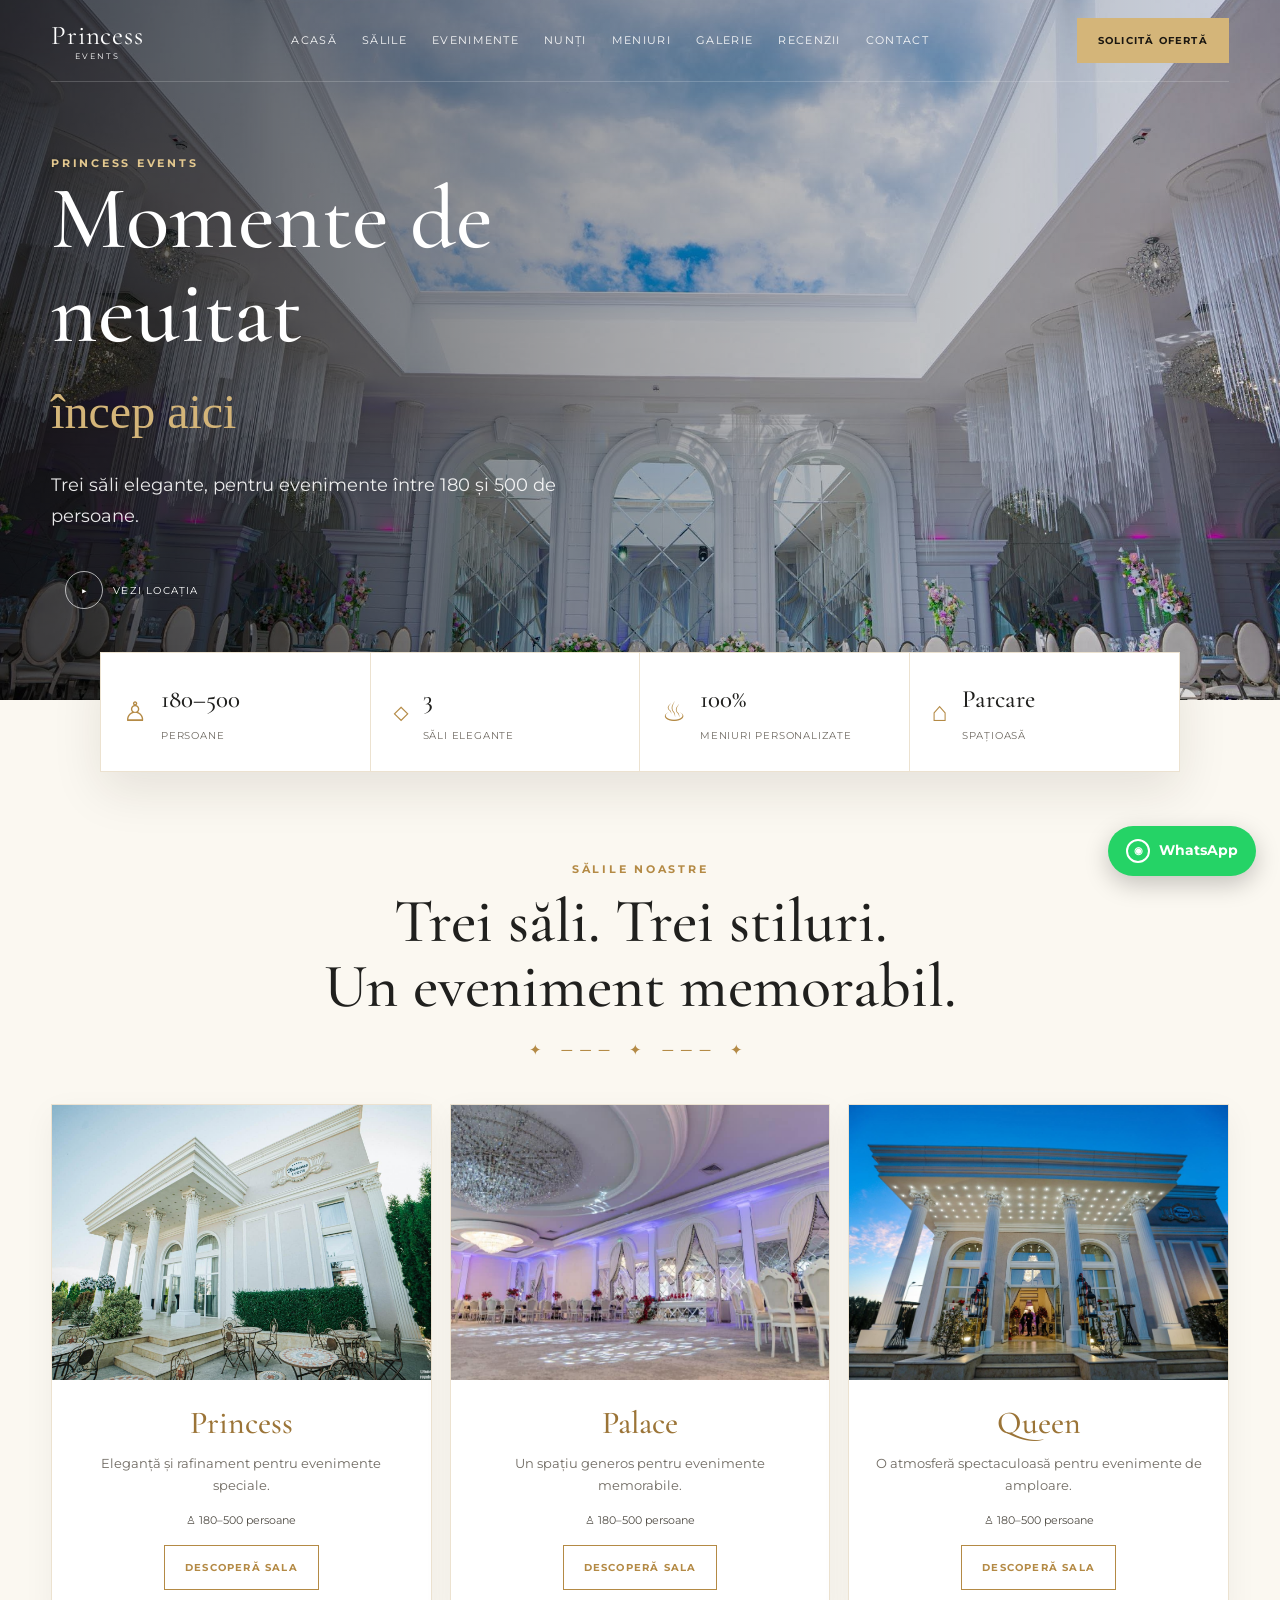
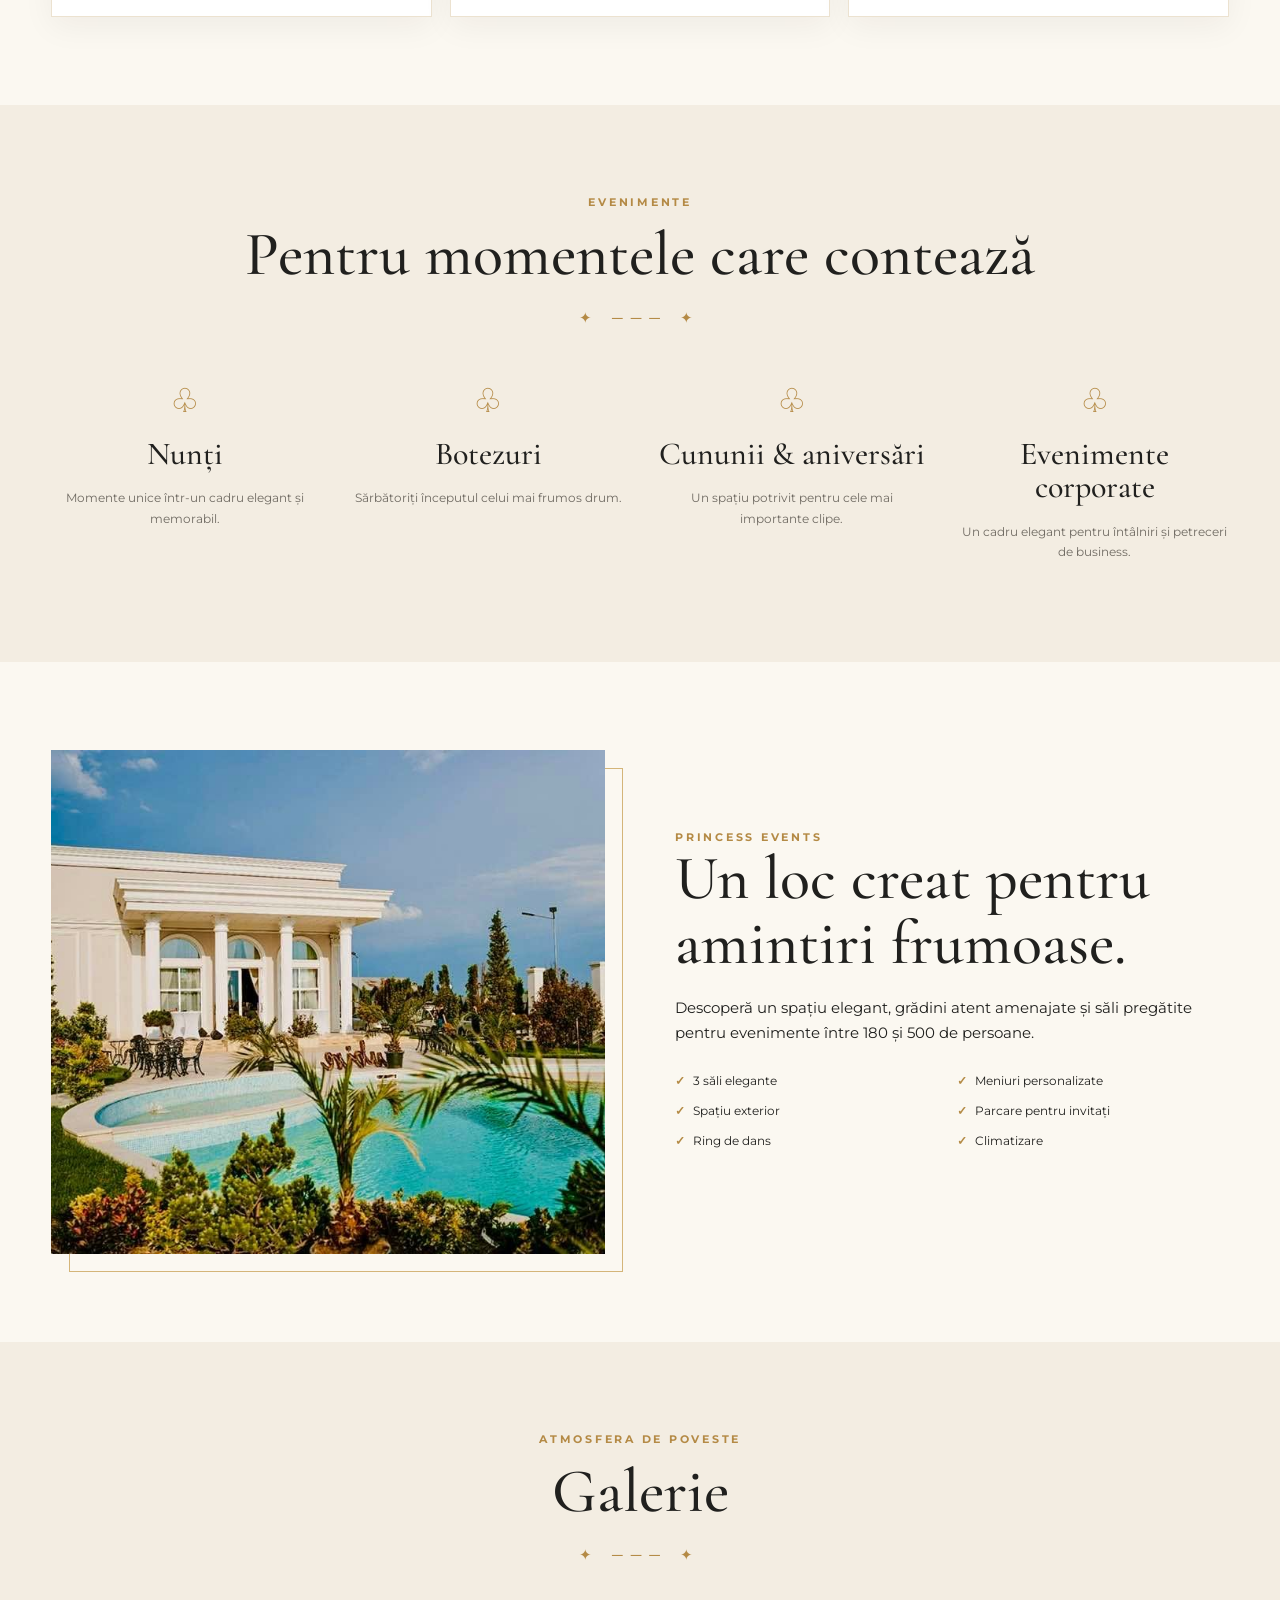
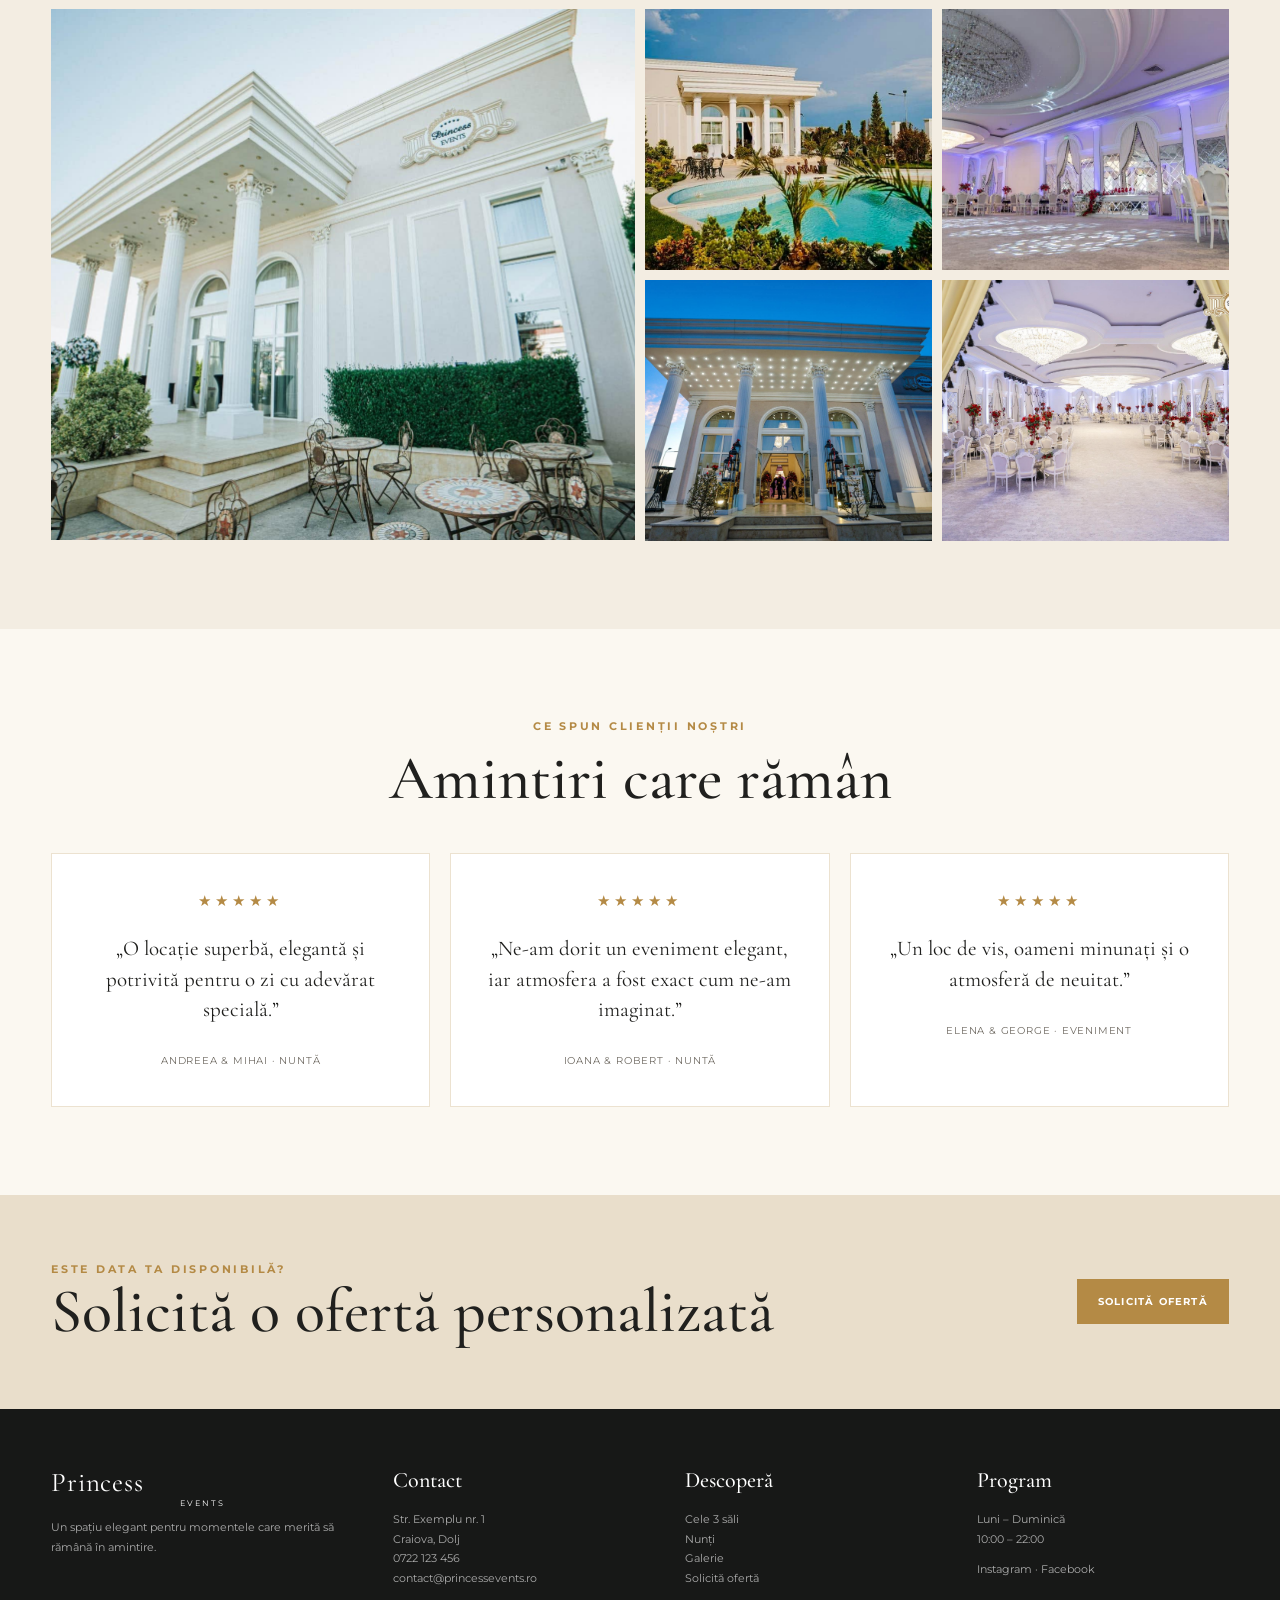
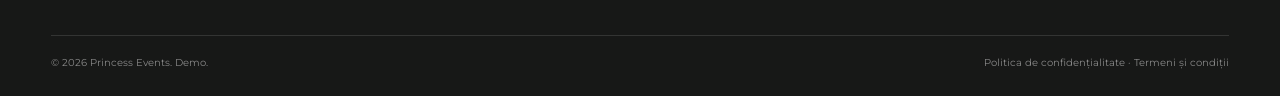
<file: index.html>
<!doctype html>
<html lang="ro">
<head>
<meta charset="utf-8">
<meta name="viewport" content="width=device-width,initial-scale=1">
<title>Acasă — Princess Events</title>
<meta name="description" content="Princess Events — locație elegantă pentru nunți, botezuri și evenimente între 180 și 500 de persoane.">
<link rel="preconnect" href="https://fonts.googleapis.com">
<link rel="preconnect" href="https://fonts.gstatic.com" crossorigin>
<link href="https://fonts.googleapis.com/css2?family=Cormorant+Garamond:wght@400;500;600&family=Montserrat:wght@400;500;600;700&display=swap" rel="stylesheet">
<link rel="stylesheet" href="style.css">
</head>
<body>

<header class="nav">
  <div class="container nav-inner">
    <a class="logo" href="index.html">Princess<small>EVENTS</small></a>
    <nav class="menu">
      <a href="index.html">Acasă</a>
      <a href="sali.html">Sălile</a>
      <a href="evenimente.html">Evenimente</a>
      <a href="nunti.html">Nunți</a>
      <a href="meniuri.html">Meniuri</a>
      <a href="galerie.html">Galerie</a>
      <a href="recenzii.html">Recenzii</a>
      <a href="contact.html">Contact</a>
    </nav>
    <a class="btn" href="contact.html">Solicită ofertă</a>
    <button class="mobile-toggle" aria-label="Meniu">☰</button>
  </div>
</header>



<section class="hero">
<img class="hero-img" src="assets/hero.jpg" alt="Princess Events">
<div class="container"><div class="hero-content">
<div class="eyebrow">Princess Events</div>
<h1>Momente de neuitat</h1><span class="script">încep aici</span>
<p class="lead">Trei săli elegante, pentru evenimente între 180 și 500 de persoane.</p>
<div class="hero-actions"><a class="video-link" href="#galerie"><span class="play">▶</span> Vezi locația</a></div>
</div></div>
</section>
<div class="container stats">
<div class="stat"><div class="stat-icon">♙</div><div><strong>180–500</strong><span>persoane</span></div></div>
<div class="stat"><div class="stat-icon">◇</div><div><strong>3</strong><span>săli elegante</span></div></div>
<div class="stat"><div class="stat-icon">♨</div><div><strong>100%</strong><span>meniuri personalizate</span></div></div>
<div class="stat"><div class="stat-icon">⌂</div><div><strong>Parcare</strong><span>spațioasă</span></div></div>
</div>

<section class="section">
<div class="container">
  <div class="section-head">
    <div class="eyebrow">Sălile noastre</div>
    <h2>Trei săli. Trei stiluri.<br>Un eveniment memorabil.</h2>
    <div class="ornament">✦ ─── ✦ ─── ✦</div>
  </div>
  <div class="cards">
    <article class="card"><div class="card-img"><img src="assets/sala-princess.jpg" alt="Sala Princess"></div><div class="card-body"><h3>Princess</h3><p>Eleganță și rafinament pentru evenimente speciale.</p><div class="card-meta"><span>♙ 180–500 persoane</span></div><a class="btn" href="princess.html">Descoperă sala</a></div></article>
    <article class="card"><div class="card-img"><img src="assets/sala-palace.jpg" alt="Sala Palace"></div><div class="card-body"><h3>Palace</h3><p>Un spațiu generos pentru evenimente memorabile.</p><div class="card-meta"><span>♙ 180–500 persoane</span></div><a class="btn" href="palace.html">Descoperă sala</a></div></article>
    <article class="card"><div class="card-img"><img src="assets/sala-queen.jpg" alt="Sala Queen"></div><div class="card-body"><h3>Queen</h3><p>O atmosferă spectaculoasă pentru evenimente de amploare.</p><div class="card-meta"><span>♙ 180–500 persoane</span></div><a class="btn" href="queen.html">Descoperă sala</a></div></article>
  </div>
</div>
</section>

<section class="section alt">
<div class="container">
  <div class="section-head"><div class="eyebrow">Evenimente</div><h2>Pentru momentele care contează</h2><div class="ornament">✦ ─── ✦</div></div>
  <div class="events">
    <div><div class="event-icon">♧</div><h3>Nunți</h3><p>Momente unice într-un cadru elegant și memorabil.</p></div>
    <div><div class="event-icon">♧</div><h3>Botezuri</h3><p>Sărbătoriți începutul celui mai frumos drum.</p></div>
    <div><div class="event-icon">♧</div><h3>Cununii & aniversări</h3><p>Un spațiu potrivit pentru cele mai importante clipe.</p></div>
    <div><div class="event-icon">♧</div><h3>Evenimente corporate</h3><p>Un cadru elegant pentru întâlniri și petreceri de business.</p></div>
  </div>
</div>
</section>

<section class="section">
<div class="container split">
  <div class="split-img"><img src="assets/sala-princess-exterior.jpg" alt="Princess Events exterior"></div>
  <div>
    <div class="eyebrow">Princess Events</div>
    <h2>Un loc creat pentru amintiri frumoase.</h2>
    <p>Descoperă un spațiu elegant, grădini atent amenajate și săli pregătite pentru evenimente între 180 și 500 de persoane.</p>
    <div class="checks"><div class="check">3 săli elegante</div><div class="check">Meniuri personalizate</div><div class="check">Spațiu exterior</div><div class="check">Parcare pentru invitați</div><div class="check">Ring de dans</div><div class="check">Climatizare</div></div>
    
  </div>
</div>
</section>

<section class="section alt">
<div class="container">
  <div class="section-head"><div class="eyebrow">Atmosfera de poveste</div><h2>Galerie</h2><div class="ornament">✦ ─── ✦</div></div>
  <div class="gallery">
    <a href="galerie.html"><img src="assets/sala-princess.jpg" alt=""></a>
    <a href="galerie.html"><img src="assets/sala-princess-exterior.jpg" alt=""></a>
    <a href="galerie.html"><img src="assets/sala-palace.jpg" alt=""></a>
    <a href="galerie.html"><img src="assets/sala-queen.jpg" alt=""></a>
    <a href="galerie.html"><img src="assets/sala-eveniment.jpg" alt=""></a>
  </div>
</div>
</section>

<section class="section">
<div class="container">
  <div class="section-head"><div class="eyebrow">Ce spun clienții noștri</div><h2>Amintiri care rămân</h2></div>
  <div class="testimonials">
    <div class="quote"><div class="stars">★★★★★</div><p>„O locație superbă, elegantă și potrivită pentru o zi cu adevărat specială.”</p><small>Andreea & Mihai · Nuntă</small></div>
    <div class="quote"><div class="stars">★★★★★</div><p>„Ne-am dorit un eveniment elegant, iar atmosfera a fost exact cum ne-am imaginat.”</p><small>Ioana & Robert · Nuntă</small></div>
    <div class="quote"><div class="stars">★★★★★</div><p>„Un loc de vis, oameni minunați și o atmosferă de neuitat.”</p><small>Elena & George · Eveniment</small></div>
  </div>
</div>
</section>

<section class="cta"><div class="container cta-inner"><div><div class="eyebrow">Este data ta disponibilă?</div><h2>Solicită o ofertă personalizată</h2></div><a class="btn" href="contact.html">Solicită ofertă</a></div></section>


<footer>
  <div class="container footer-grid">
    <div><div class="logo">Princess<small>EVENTS</small></div><p>Un spațiu elegant pentru momentele care merită să rămână în amintire.</p></div>
    <div><h3>Contact</h3><p>Str. Exemplu nr. 1<br>Craiova, Dolj<br>0722 123 456<br>contact@princessevents.ro</p></div>
    <div><h3>Descoperă</h3><ul><li><a href="sali.html">Cele 3 săli</a></li><li><a href="nunti.html">Nunți</a></li><li><a href="galerie.html">Galerie</a></li><li><a href="contact.html">Solicită ofertă</a></li></ul></div>
    <div><h3>Program</h3><p>Luni – Duminică<br>10:00 – 22:00</p><p>Instagram · Facebook</p></div>
  </div>
  <div class="container footer-bottom"><span>© 2026 Princess Events. Demo.</span><span>Politica de confidențialitate · Termeni și condiții</span></div>
</footer>
<script src="script.js"></script>

<a class="whatsapp-float" href="https://wa.me/40722123456?text=Bun%C4%83%20ziua%21%20A%C8%99%20dori%20mai%20multe%20detalii%20despre%20evenimente." target="_blank" rel="noopener" aria-label="Contactează-ne pe WhatsApp">
  <span class="wa-icon">◉</span>
  <span class="wa-label">WhatsApp</span>
</a>

</body></html>
</file>
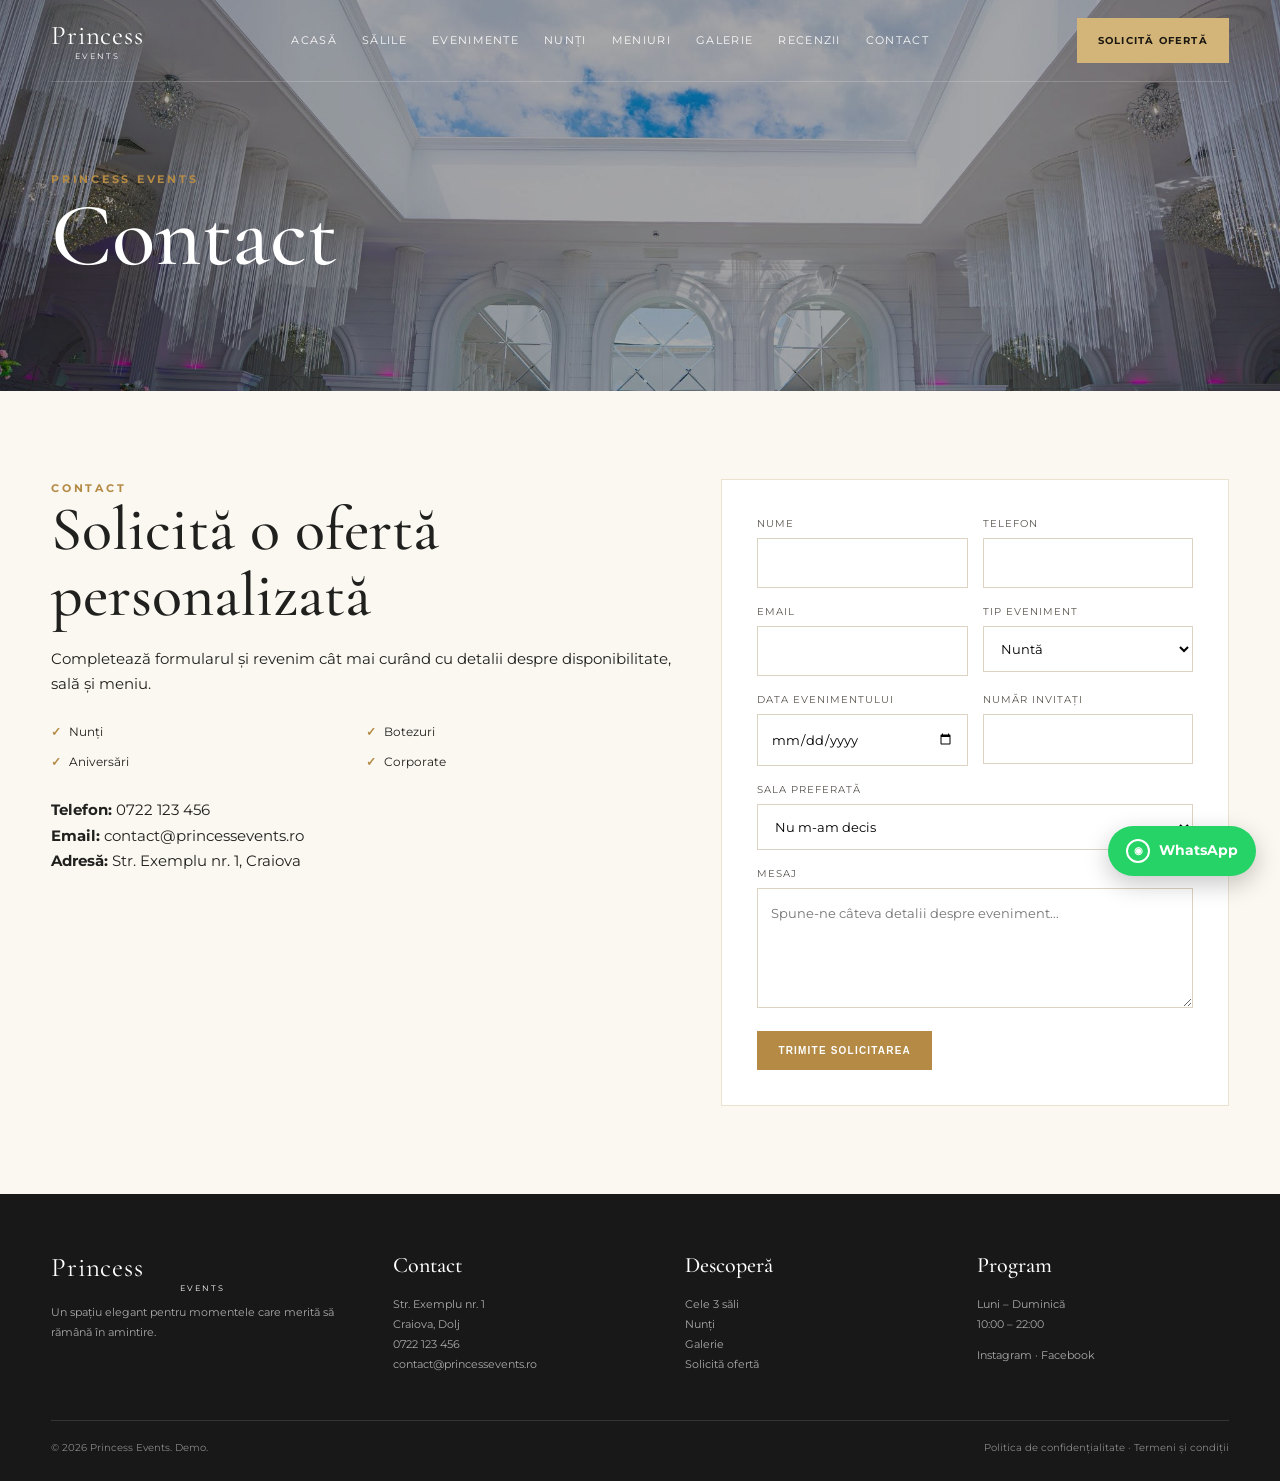
<file: contact.html>
<!doctype html>
<html lang="ro">
<head>
<meta charset="utf-8">
<meta name="viewport" content="width=device-width,initial-scale=1">
<title>Contact — Princess Events</title>
<meta name="description" content="Princess Events — locație elegantă pentru nunți, botezuri și evenimente între 180 și 500 de persoane.">
<link rel="preconnect" href="https://fonts.googleapis.com">
<link rel="preconnect" href="https://fonts.gstatic.com" crossorigin>
<link href="https://fonts.googleapis.com/css2?family=Cormorant+Garamond:wght@400;500;600&family=Montserrat:wght@400;500;600;700&display=swap" rel="stylesheet">
<link rel="stylesheet" href="style.css">
</head>
<body>

<header class="nav">
  <div class="container nav-inner">
    <a class="logo" href="index.html">Princess<small>EVENTS</small></a>
    <nav class="menu">
      <a href="index.html">Acasă</a>
      <a href="sali.html">Sălile</a>
      <a href="evenimente.html">Evenimente</a>
      <a href="nunti.html">Nunți</a>
      <a href="meniuri.html">Meniuri</a>
      <a href="galerie.html">Galerie</a>
      <a href="recenzii.html">Recenzii</a>
      <a href="contact.html">Contact</a>
    </nav>
    <a class="btn" href="contact.html">Solicită ofertă</a>
    <button class="mobile-toggle" aria-label="Meniu">☰</button>
  </div>
</header>


        <section class="page-hero">
          <img src="assets/hero.jpg" alt="">
          <div class="container">
            <div class="eyebrow">Princess Events</div>
            <h1>Contact</h1>
          </div>
        </section>
        

<section class="section"><div class="container form-wrap"><div><div class="eyebrow">Contact</div><h2>Solicită o ofertă personalizată</h2><p>Completează formularul și revenim cât mai curând cu detalii despre disponibilitate, sală și meniu.</p><div class="checks"><div class="check">Nunți</div><div class="check">Botezuri</div><div class="check">Aniversări</div><div class="check">Corporate</div></div><p><strong>Telefon:</strong> 0722 123 456<br><strong>Email:</strong> contact@princessevents.ro<br><strong>Adresă:</strong> Str. Exemplu nr. 1, Craiova</p></div>
<form class="form" data-demo-form><div class="form-grid"><label>Nume<input required></label><label>Telefon<input required></label><label>Email<input type="email"></label><label>Tip eveniment<select><option>Nuntă</option><option>Botez</option><option>Aniversare</option><option>Corporate</option></select></label><label>Data evenimentului<input type="date"></label><label>Număr invitați<input type="number" min="1"></label><label class="full">Sala preferată<select><option>Nu m-am decis</option><option>Princess</option><option>Palace</option><option>Queen</option></select></label><label class="full">Mesaj<textarea placeholder="Spune-ne câteva detalii despre eveniment..."></textarea></label></div><button class="btn" style="margin-top:18px" type="submit">Trimite solicitarea</button></form>
</div></section>

<footer>
  <div class="container footer-grid">
    <div><div class="logo">Princess<small>EVENTS</small></div><p>Un spațiu elegant pentru momentele care merită să rămână în amintire.</p></div>
    <div><h3>Contact</h3><p>Str. Exemplu nr. 1<br>Craiova, Dolj<br>0722 123 456<br>contact@princessevents.ro</p></div>
    <div><h3>Descoperă</h3><ul><li><a href="sali.html">Cele 3 săli</a></li><li><a href="nunti.html">Nunți</a></li><li><a href="galerie.html">Galerie</a></li><li><a href="contact.html">Solicită ofertă</a></li></ul></div>
    <div><h3>Program</h3><p>Luni – Duminică<br>10:00 – 22:00</p><p>Instagram · Facebook</p></div>
  </div>
  <div class="container footer-bottom"><span>© 2026 Princess Events. Demo.</span><span>Politica de confidențialitate · Termeni și condiții</span></div>
</footer>
<script src="script.js"></script>

<a class="whatsapp-float" href="https://wa.me/40722123456?text=Bun%C4%83%20ziua%21%20A%C8%99%20dori%20mai%20multe%20detalii%20despre%20evenimente." target="_blank" rel="noopener" aria-label="Contactează-ne pe WhatsApp">
  <span class="wa-icon">◉</span>
  <span class="wa-label">WhatsApp</span>
</a>

</body></html>
</file>
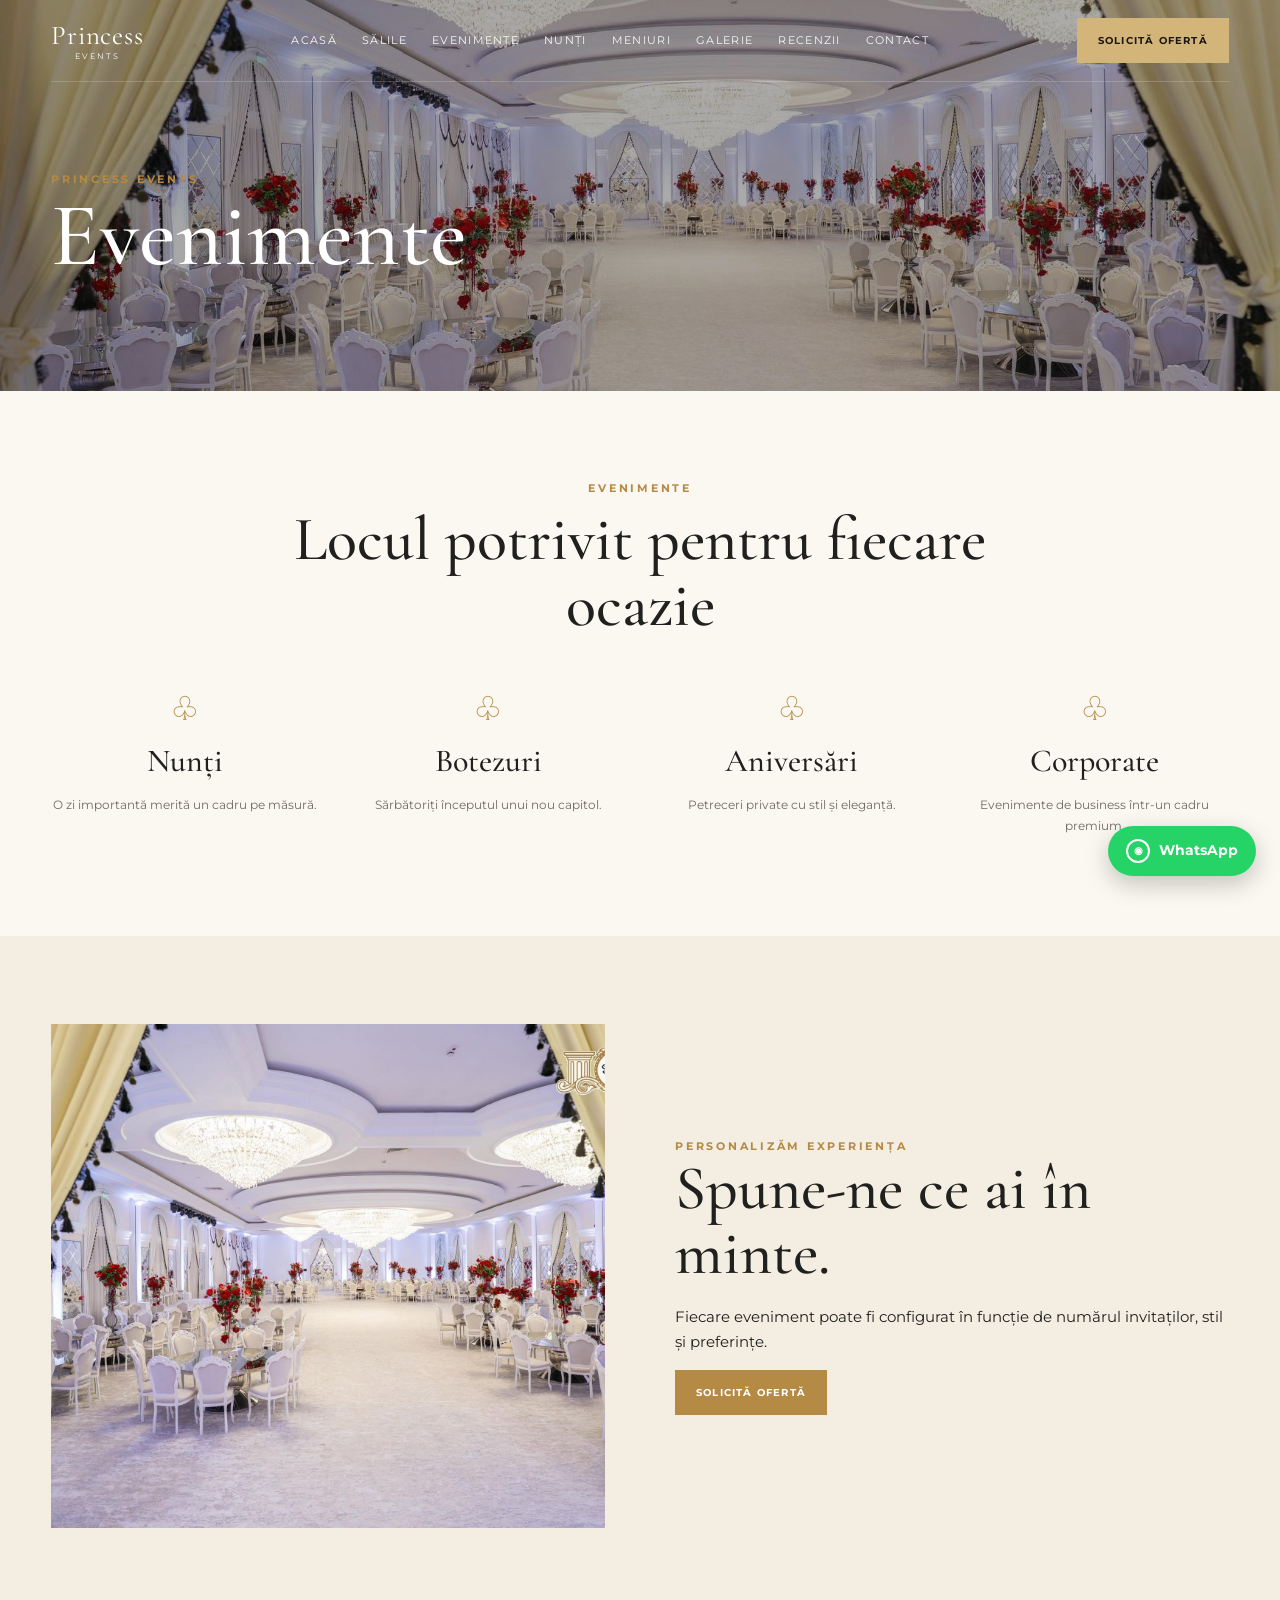
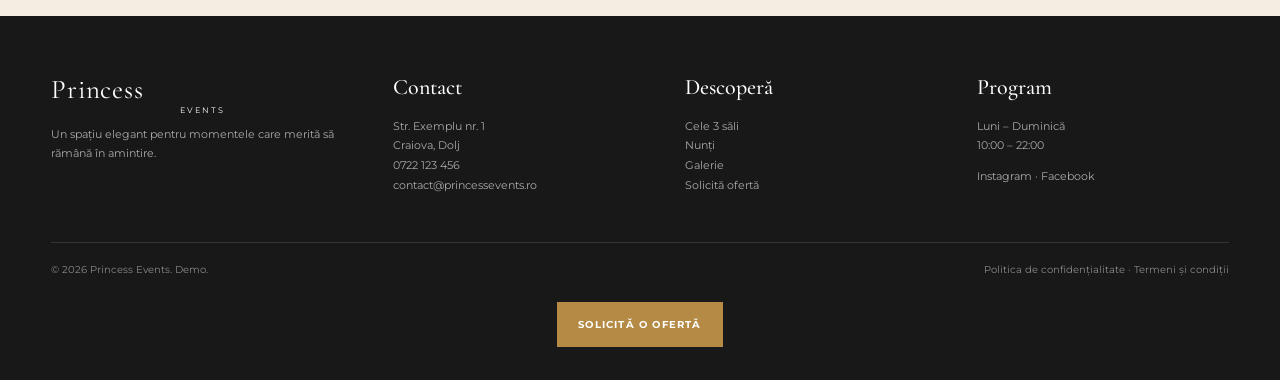
<file: evenimente.html>
<!doctype html>
<html lang="ro">
<head>
<meta charset="utf-8">
<meta name="viewport" content="width=device-width,initial-scale=1">
<title>Evenimente — Princess Events</title>
<meta name="description" content="Princess Events — locație elegantă pentru nunți, botezuri și evenimente între 180 și 500 de persoane.">
<link rel="preconnect" href="https://fonts.googleapis.com">
<link rel="preconnect" href="https://fonts.gstatic.com" crossorigin>
<link href="https://fonts.googleapis.com/css2?family=Cormorant+Garamond:wght@400;500;600&family=Montserrat:wght@400;500;600;700&display=swap" rel="stylesheet">
<link rel="stylesheet" href="style.css">
</head>
<body>

<header class="nav">
  <div class="container nav-inner">
    <a class="logo" href="index.html">Princess<small>EVENTS</small></a>
    <nav class="menu">
      <a href="index.html">Acasă</a>
      <a href="sali.html">Sălile</a>
      <a href="evenimente.html">Evenimente</a>
      <a href="nunti.html">Nunți</a>
      <a href="meniuri.html">Meniuri</a>
      <a href="galerie.html">Galerie</a>
      <a href="recenzii.html">Recenzii</a>
      <a href="contact.html">Contact</a>
    </nav>
    <a class="btn" href="contact.html">Solicită ofertă</a>
    <button class="mobile-toggle" aria-label="Meniu">☰</button>
  </div>
</header>


        <section class="page-hero">
          <img src="assets/sala-eveniment.jpg" alt="">
          <div class="container">
            <div class="eyebrow">Princess Events</div>
            <h1>Evenimente</h1>
          </div>
        </section>
        

<section class="section"><div class="container"><div class="section-head"><div class="eyebrow">Evenimente</div><h2>Locul potrivit pentru fiecare ocazie</h2></div>
<div class="events"><div><div class="event-icon">♧</div><h3>Nunți</h3><p>O zi importantă merită un cadru pe măsură.</p></div><div><div class="event-icon">♧</div><h3>Botezuri</h3><p>Sărbătoriți începutul unui nou capitol.</p></div><div><div class="event-icon">♧</div><h3>Aniversări</h3><p>Petreceri private cu stil și eleganță.</p></div><div><div class="event-icon">♧</div><h3>Corporate</h3><p>Evenimente de business într-un cadru premium.</p></div></div></div></section>
<section class="section alt"><div class="container split"><div class="split-img"><img src="assets/sala-eveniment.jpg"></div><div><div class="eyebrow">Personalizăm experiența</div><h2>Spune-ne ce ai în minte.</h2><p>Fiecare eveniment poate fi configurat în funcție de numărul invitaților, stil și preferințe.</p><a class="btn" href="contact.html">Solicită ofertă</a></div></div></section>

<footer>
  <div class="container footer-grid">
    <div><div class="logo">Princess<small>EVENTS</small></div><p>Un spațiu elegant pentru momentele care merită să rămână în amintire.</p></div>
    <div><h3>Contact</h3><p>Str. Exemplu nr. 1<br>Craiova, Dolj<br>0722 123 456<br>contact@princessevents.ro</p></div>
    <div><h3>Descoperă</h3><ul><li><a href="sali.html">Cele 3 săli</a></li><li><a href="nunti.html">Nunți</a></li><li><a href="galerie.html">Galerie</a></li><li><a href="contact.html">Solicită ofertă</a></li></ul></div>
    <div><h3>Program</h3><p>Luni – Duminică<br>10:00 – 22:00</p><p>Instagram · Facebook</p></div>
  </div>
  <div class="container footer-bottom"><span>© 2026 Princess Events. Demo.</span><span>Politica de confidențialitate · Termeni și condiții</span></div>

<div class="footer-offer">
  <a class="btn btn-gold" href="contact.html">Solicită o ofertă</a>
</div>

</footer>
<script src="script.js"></script>

<a class="whatsapp-float" href="https://wa.me/40722123456?text=Bun%C4%83%20ziua%21%20A%C8%99%20dori%20mai%20multe%20detalii%20despre%20evenimente." target="_blank" rel="noopener" aria-label="Contactează-ne pe WhatsApp">
  <span class="wa-icon">◉</span>
  <span class="wa-label">WhatsApp</span>
</a>

</body></html>
</file>
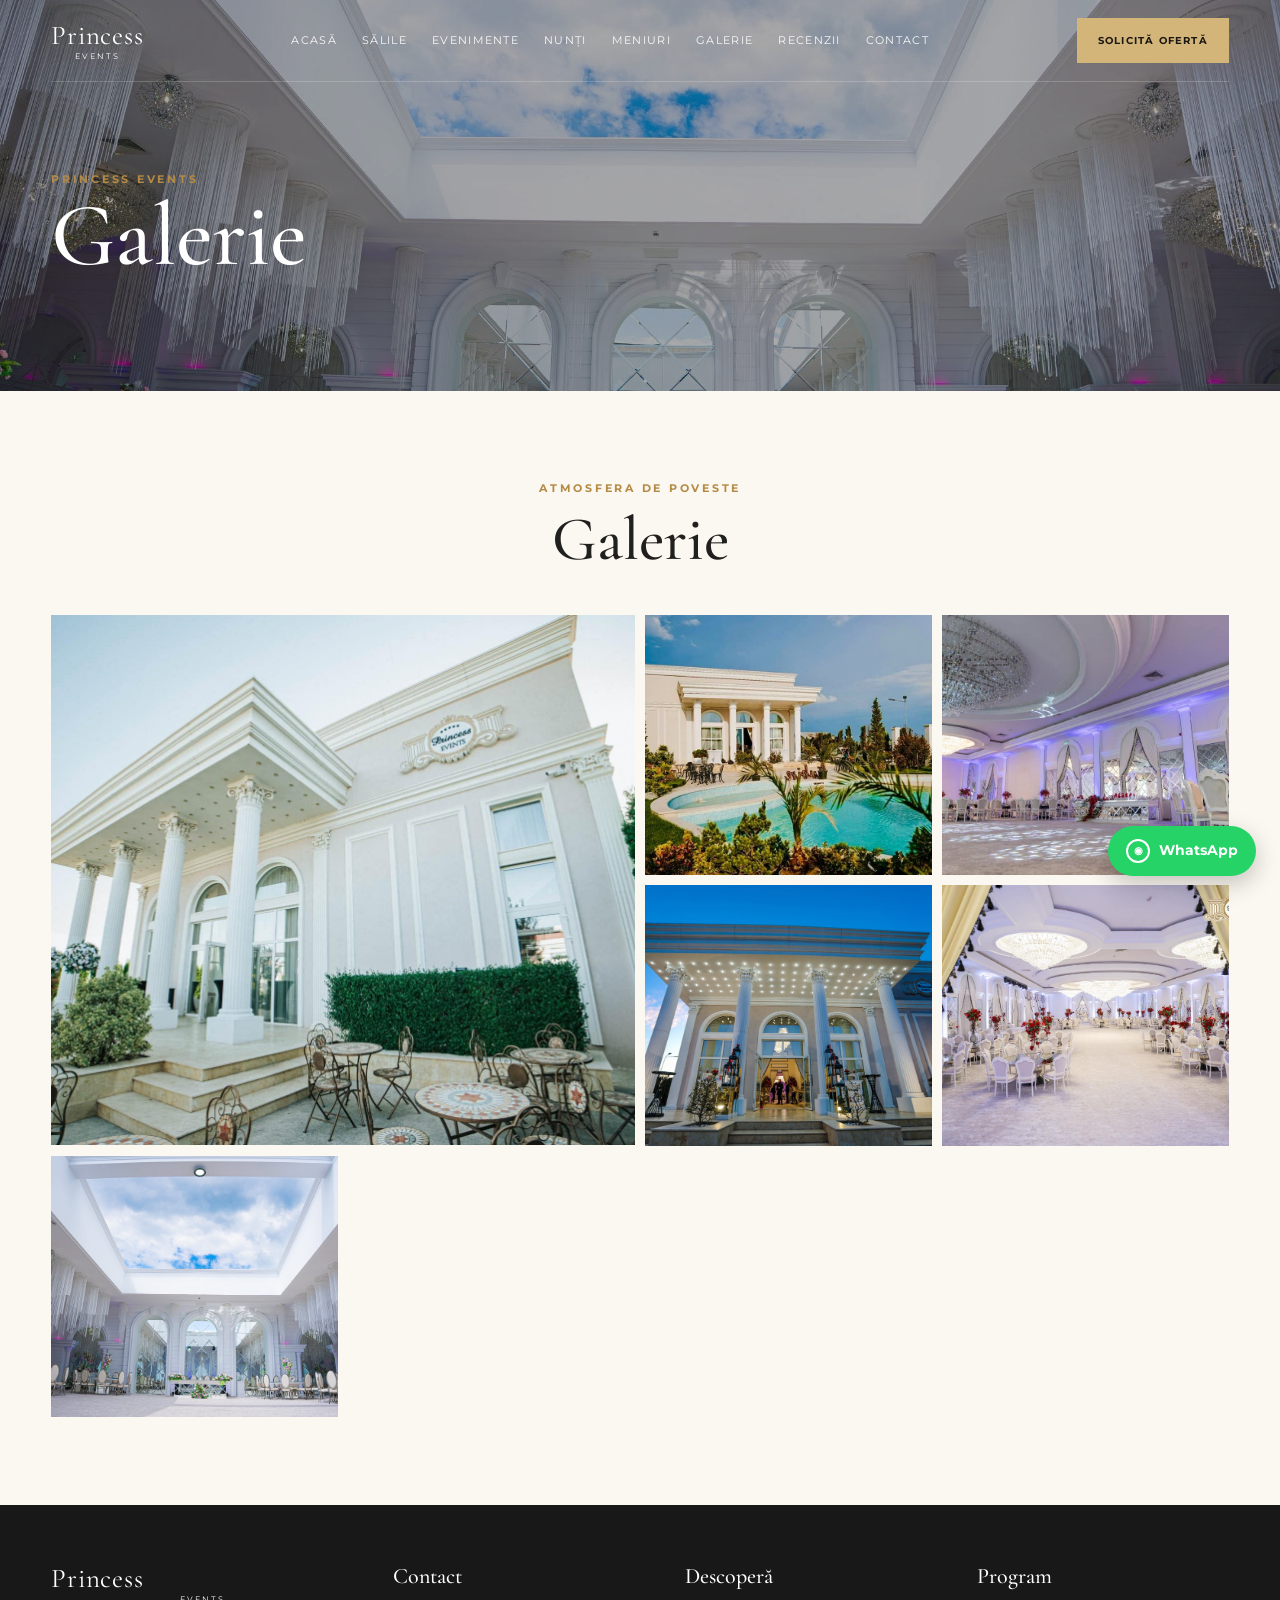
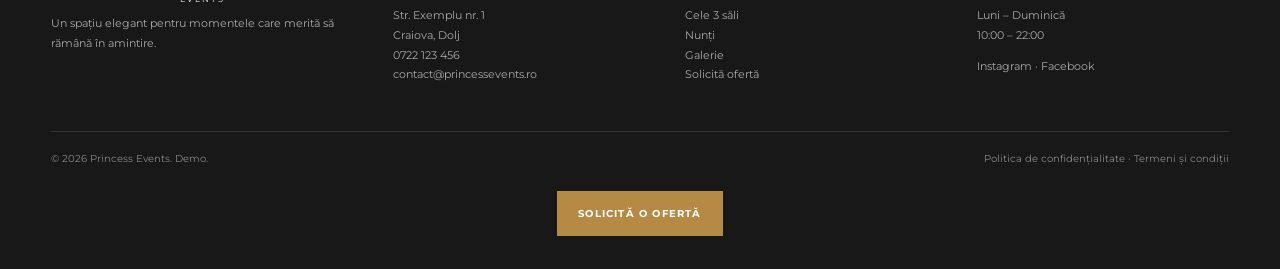
<file: galerie.html>
<!doctype html>
<html lang="ro">
<head>
<meta charset="utf-8">
<meta name="viewport" content="width=device-width,initial-scale=1">
<title>Galerie — Princess Events</title>
<meta name="description" content="Princess Events — locație elegantă pentru nunți, botezuri și evenimente între 180 și 500 de persoane.">
<link rel="preconnect" href="https://fonts.googleapis.com">
<link rel="preconnect" href="https://fonts.gstatic.com" crossorigin>
<link href="https://fonts.googleapis.com/css2?family=Cormorant+Garamond:wght@400;500;600&family=Montserrat:wght@400;500;600;700&display=swap" rel="stylesheet">
<link rel="stylesheet" href="style.css">
</head>
<body>

<header class="nav">
  <div class="container nav-inner">
    <a class="logo" href="index.html">Princess<small>EVENTS</small></a>
    <nav class="menu">
      <a href="index.html">Acasă</a>
      <a href="sali.html">Sălile</a>
      <a href="evenimente.html">Evenimente</a>
      <a href="nunti.html">Nunți</a>
      <a href="meniuri.html">Meniuri</a>
      <a href="galerie.html">Galerie</a>
      <a href="recenzii.html">Recenzii</a>
      <a href="contact.html">Contact</a>
    </nav>
    <a class="btn" href="contact.html">Solicită ofertă</a>
    <button class="mobile-toggle" aria-label="Meniu">☰</button>
  </div>
</header>


        <section class="page-hero">
          <img src="assets/hero.jpg" alt="">
          <div class="container">
            <div class="eyebrow">Princess Events</div>
            <h1>Galerie</h1>
          </div>
        </section>
        

<section class="section"><div class="container"><div class="section-head"><div class="eyebrow">Atmosfera de poveste</div><h2>Galerie</h2></div><div class="gallery">
<a><img src="assets/sala-princess.jpg"></a><a><img src="assets/sala-princess-exterior.jpg"></a><a><img src="assets/sala-palace.jpg"></a><a><img src="assets/sala-queen.jpg"></a><a><img src="assets/sala-eveniment.jpg"></a><a><img src="assets/hero.jpg"></a>
</div></div></section>

<footer>
  <div class="container footer-grid">
    <div><div class="logo">Princess<small>EVENTS</small></div><p>Un spațiu elegant pentru momentele care merită să rămână în amintire.</p></div>
    <div><h3>Contact</h3><p>Str. Exemplu nr. 1<br>Craiova, Dolj<br>0722 123 456<br>contact@princessevents.ro</p></div>
    <div><h3>Descoperă</h3><ul><li><a href="sali.html">Cele 3 săli</a></li><li><a href="nunti.html">Nunți</a></li><li><a href="galerie.html">Galerie</a></li><li><a href="contact.html">Solicită ofertă</a></li></ul></div>
    <div><h3>Program</h3><p>Luni – Duminică<br>10:00 – 22:00</p><p>Instagram · Facebook</p></div>
  </div>
  <div class="container footer-bottom"><span>© 2026 Princess Events. Demo.</span><span>Politica de confidențialitate · Termeni și condiții</span></div>

<div class="footer-offer">
  <a class="btn btn-gold" href="contact.html">Solicită o ofertă</a>
</div>

</footer>
<script src="script.js"></script>

<a class="whatsapp-float" href="https://wa.me/40722123456?text=Bun%C4%83%20ziua%21%20A%C8%99%20dori%20mai%20multe%20detalii%20despre%20evenimente." target="_blank" rel="noopener" aria-label="Contactează-ne pe WhatsApp">
  <span class="wa-icon">◉</span>
  <span class="wa-label">WhatsApp</span>
</a>

</body></html>
</file>
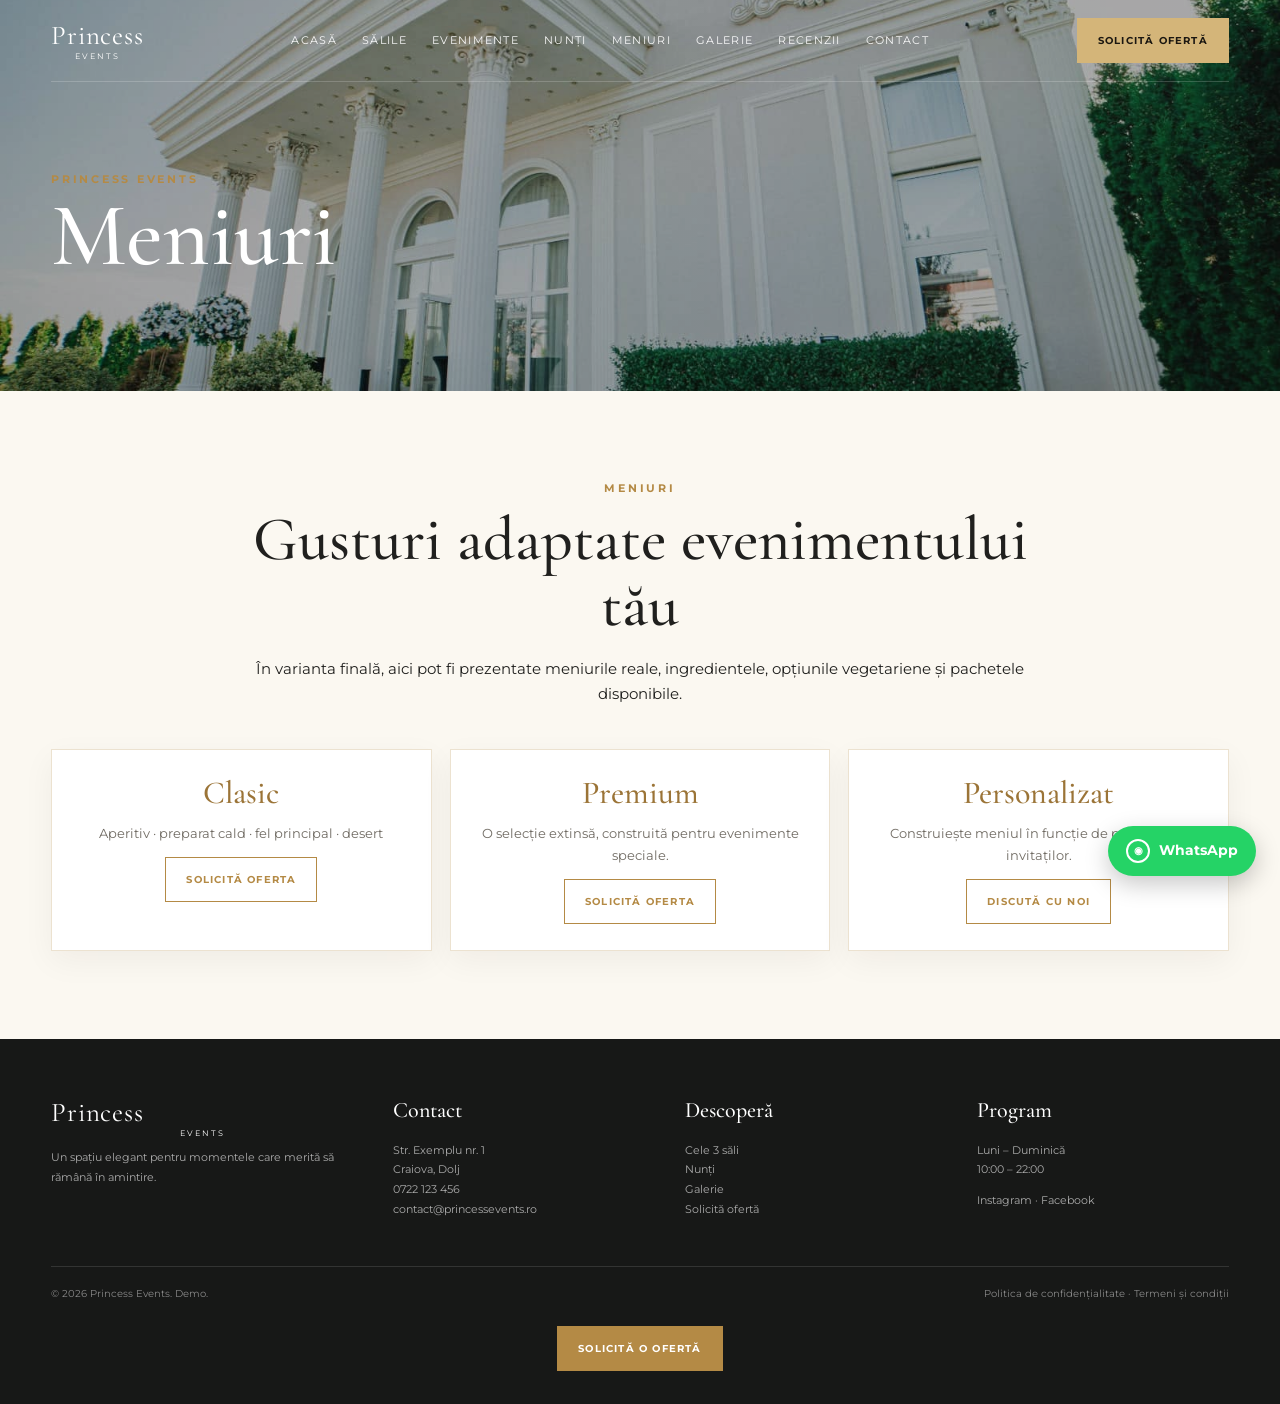
<file: meniuri.html>
<!doctype html>
<html lang="ro">
<head>
<meta charset="utf-8">
<meta name="viewport" content="width=device-width,initial-scale=1">
<title>Meniuri — Princess Events</title>
<meta name="description" content="Princess Events — locație elegantă pentru nunți, botezuri și evenimente între 180 și 500 de persoane.">
<link rel="preconnect" href="https://fonts.googleapis.com">
<link rel="preconnect" href="https://fonts.gstatic.com" crossorigin>
<link href="https://fonts.googleapis.com/css2?family=Cormorant+Garamond:wght@400;500;600&family=Montserrat:wght@400;500;600;700&display=swap" rel="stylesheet">
<link rel="stylesheet" href="style.css">
</head>
<body>

<header class="nav">
  <div class="container nav-inner">
    <a class="logo" href="index.html">Princess<small>EVENTS</small></a>
    <nav class="menu">
      <a href="index.html">Acasă</a>
      <a href="sali.html">Sălile</a>
      <a href="evenimente.html">Evenimente</a>
      <a href="nunti.html">Nunți</a>
      <a href="meniuri.html">Meniuri</a>
      <a href="galerie.html">Galerie</a>
      <a href="recenzii.html">Recenzii</a>
      <a href="contact.html">Contact</a>
    </nav>
    <a class="btn" href="contact.html">Solicită ofertă</a>
    <button class="mobile-toggle" aria-label="Meniu">☰</button>
  </div>
</header>


        <section class="page-hero">
          <img src="assets/sala-princess.jpg" alt="">
          <div class="container">
            <div class="eyebrow">Princess Events</div>
            <h1>Meniuri</h1>
          </div>
        </section>
        

<section class="section"><div class="container"><div class="section-head"><div class="eyebrow">Meniuri</div><h2>Gusturi adaptate evenimentului tău</h2><p>În varianta finală, aici pot fi prezentate meniurile reale, ingredientele, opțiunile vegetariene și pachetele disponibile.</p></div>
<div class="cards"><article class="card"><div class="card-body"><h3>Clasic</h3><p>Aperitiv · preparat cald · fel principal · desert</p><a class="btn" href="contact.html">Solicită oferta</a></div></article><article class="card"><div class="card-body"><h3>Premium</h3><p>O selecție extinsă, construită pentru evenimente speciale.</p><a class="btn" href="contact.html">Solicită oferta</a></div></article><article class="card"><div class="card-body"><h3>Personalizat</h3><p>Construiește meniul în funcție de preferințele invitaților.</p><a class="btn" href="contact.html">Discută cu noi</a></div></article></div></div></section>

<footer>
  <div class="container footer-grid">
    <div><div class="logo">Princess<small>EVENTS</small></div><p>Un spațiu elegant pentru momentele care merită să rămână în amintire.</p></div>
    <div><h3>Contact</h3><p>Str. Exemplu nr. 1<br>Craiova, Dolj<br>0722 123 456<br>contact@princessevents.ro</p></div>
    <div><h3>Descoperă</h3><ul><li><a href="sali.html">Cele 3 săli</a></li><li><a href="nunti.html">Nunți</a></li><li><a href="galerie.html">Galerie</a></li><li><a href="contact.html">Solicită ofertă</a></li></ul></div>
    <div><h3>Program</h3><p>Luni – Duminică<br>10:00 – 22:00</p><p>Instagram · Facebook</p></div>
  </div>
  <div class="container footer-bottom"><span>© 2026 Princess Events. Demo.</span><span>Politica de confidențialitate · Termeni și condiții</span></div>

<div class="footer-offer">
  <a class="btn btn-gold" href="contact.html">Solicită o ofertă</a>
</div>

</footer>
<script src="script.js"></script>

<a class="whatsapp-float" href="https://wa.me/40722123456?text=Bun%C4%83%20ziua%21%20A%C8%99%20dori%20mai%20multe%20detalii%20despre%20evenimente." target="_blank" rel="noopener" aria-label="Contactează-ne pe WhatsApp">
  <span class="wa-icon">◉</span>
  <span class="wa-label">WhatsApp</span>
</a>

</body></html>
</file>
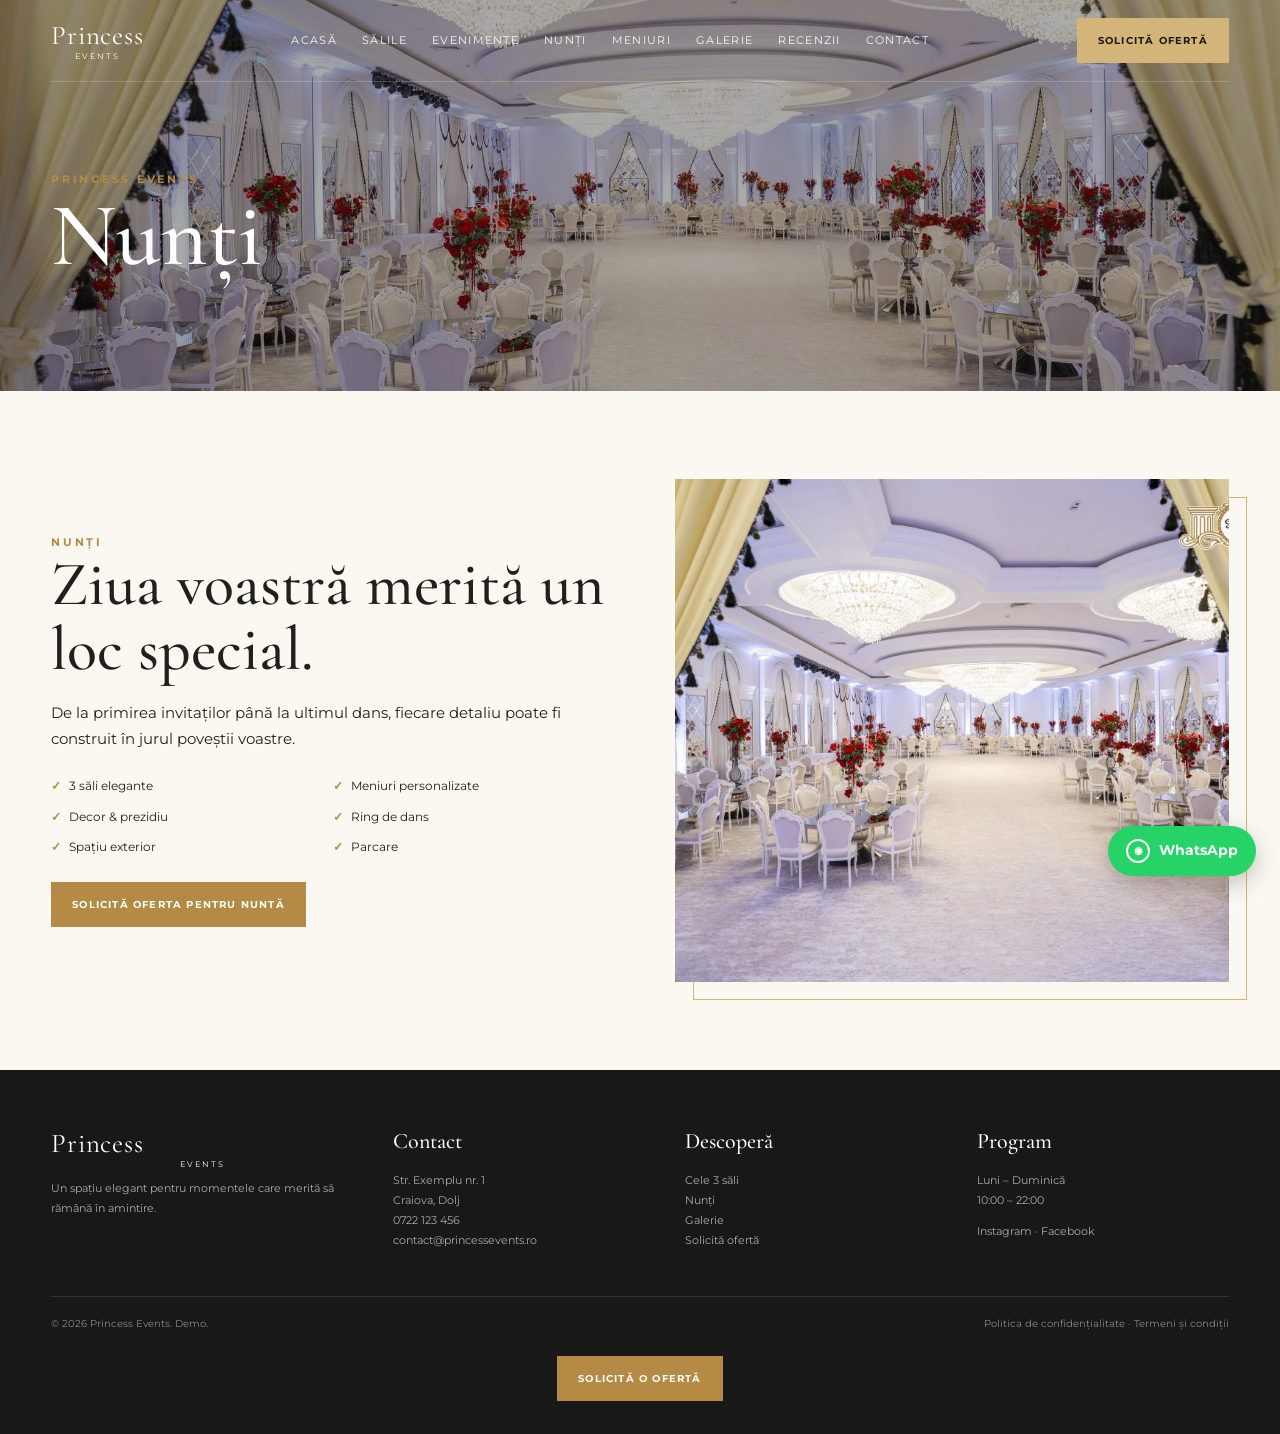
<file: nunti.html>
<!doctype html>
<html lang="ro">
<head>
<meta charset="utf-8">
<meta name="viewport" content="width=device-width,initial-scale=1">
<title>Nunți — Princess Events</title>
<meta name="description" content="Princess Events — locație elegantă pentru nunți, botezuri și evenimente între 180 și 500 de persoane.">
<link rel="preconnect" href="https://fonts.googleapis.com">
<link rel="preconnect" href="https://fonts.gstatic.com" crossorigin>
<link href="https://fonts.googleapis.com/css2?family=Cormorant+Garamond:wght@400;500;600&family=Montserrat:wght@400;500;600;700&display=swap" rel="stylesheet">
<link rel="stylesheet" href="style.css">
</head>
<body>

<header class="nav">
  <div class="container nav-inner">
    <a class="logo" href="index.html">Princess<small>EVENTS</small></a>
    <nav class="menu">
      <a href="index.html">Acasă</a>
      <a href="sali.html">Sălile</a>
      <a href="evenimente.html">Evenimente</a>
      <a href="nunti.html">Nunți</a>
      <a href="meniuri.html">Meniuri</a>
      <a href="galerie.html">Galerie</a>
      <a href="recenzii.html">Recenzii</a>
      <a href="contact.html">Contact</a>
    </nav>
    <a class="btn" href="contact.html">Solicită ofertă</a>
    <button class="mobile-toggle" aria-label="Meniu">☰</button>
  </div>
</header>


        <section class="page-hero">
          <img src="assets/sala-eveniment.jpg" alt="">
          <div class="container">
            <div class="eyebrow">Princess Events</div>
            <h1>Nunți</h1>
          </div>
        </section>
        

<section class="section"><div class="container split"><div><div class="eyebrow">Nunți</div><h2>Ziua voastră merită un loc special.</h2><p>De la primirea invitaților până la ultimul dans, fiecare detaliu poate fi construit în jurul poveștii voastre.</p><div class="checks"><div class="check">3 săli elegante</div><div class="check">Meniuri personalizate</div><div class="check">Decor & prezidiu</div><div class="check">Ring de dans</div><div class="check">Spațiu exterior</div><div class="check">Parcare</div></div><a class="btn" href="contact.html">Solicită oferta pentru nuntă</a></div><div class="split-img"><img src="assets/sala-eveniment.jpg"></div></div></section>

<footer>
  <div class="container footer-grid">
    <div><div class="logo">Princess<small>EVENTS</small></div><p>Un spațiu elegant pentru momentele care merită să rămână în amintire.</p></div>
    <div><h3>Contact</h3><p>Str. Exemplu nr. 1<br>Craiova, Dolj<br>0722 123 456<br>contact@princessevents.ro</p></div>
    <div><h3>Descoperă</h3><ul><li><a href="sali.html">Cele 3 săli</a></li><li><a href="nunti.html">Nunți</a></li><li><a href="galerie.html">Galerie</a></li><li><a href="contact.html">Solicită ofertă</a></li></ul></div>
    <div><h3>Program</h3><p>Luni – Duminică<br>10:00 – 22:00</p><p>Instagram · Facebook</p></div>
  </div>
  <div class="container footer-bottom"><span>© 2026 Princess Events. Demo.</span><span>Politica de confidențialitate · Termeni și condiții</span></div>

<div class="footer-offer">
  <a class="btn btn-gold" href="contact.html">Solicită o ofertă</a>
</div>

</footer>
<script src="script.js"></script>

<a class="whatsapp-float" href="https://wa.me/40722123456?text=Bun%C4%83%20ziua%21%20A%C8%99%20dori%20mai%20multe%20detalii%20despre%20evenimente." target="_blank" rel="noopener" aria-label="Contactează-ne pe WhatsApp">
  <span class="wa-icon">◉</span>
  <span class="wa-label">WhatsApp</span>
</a>

</body></html>
</file>
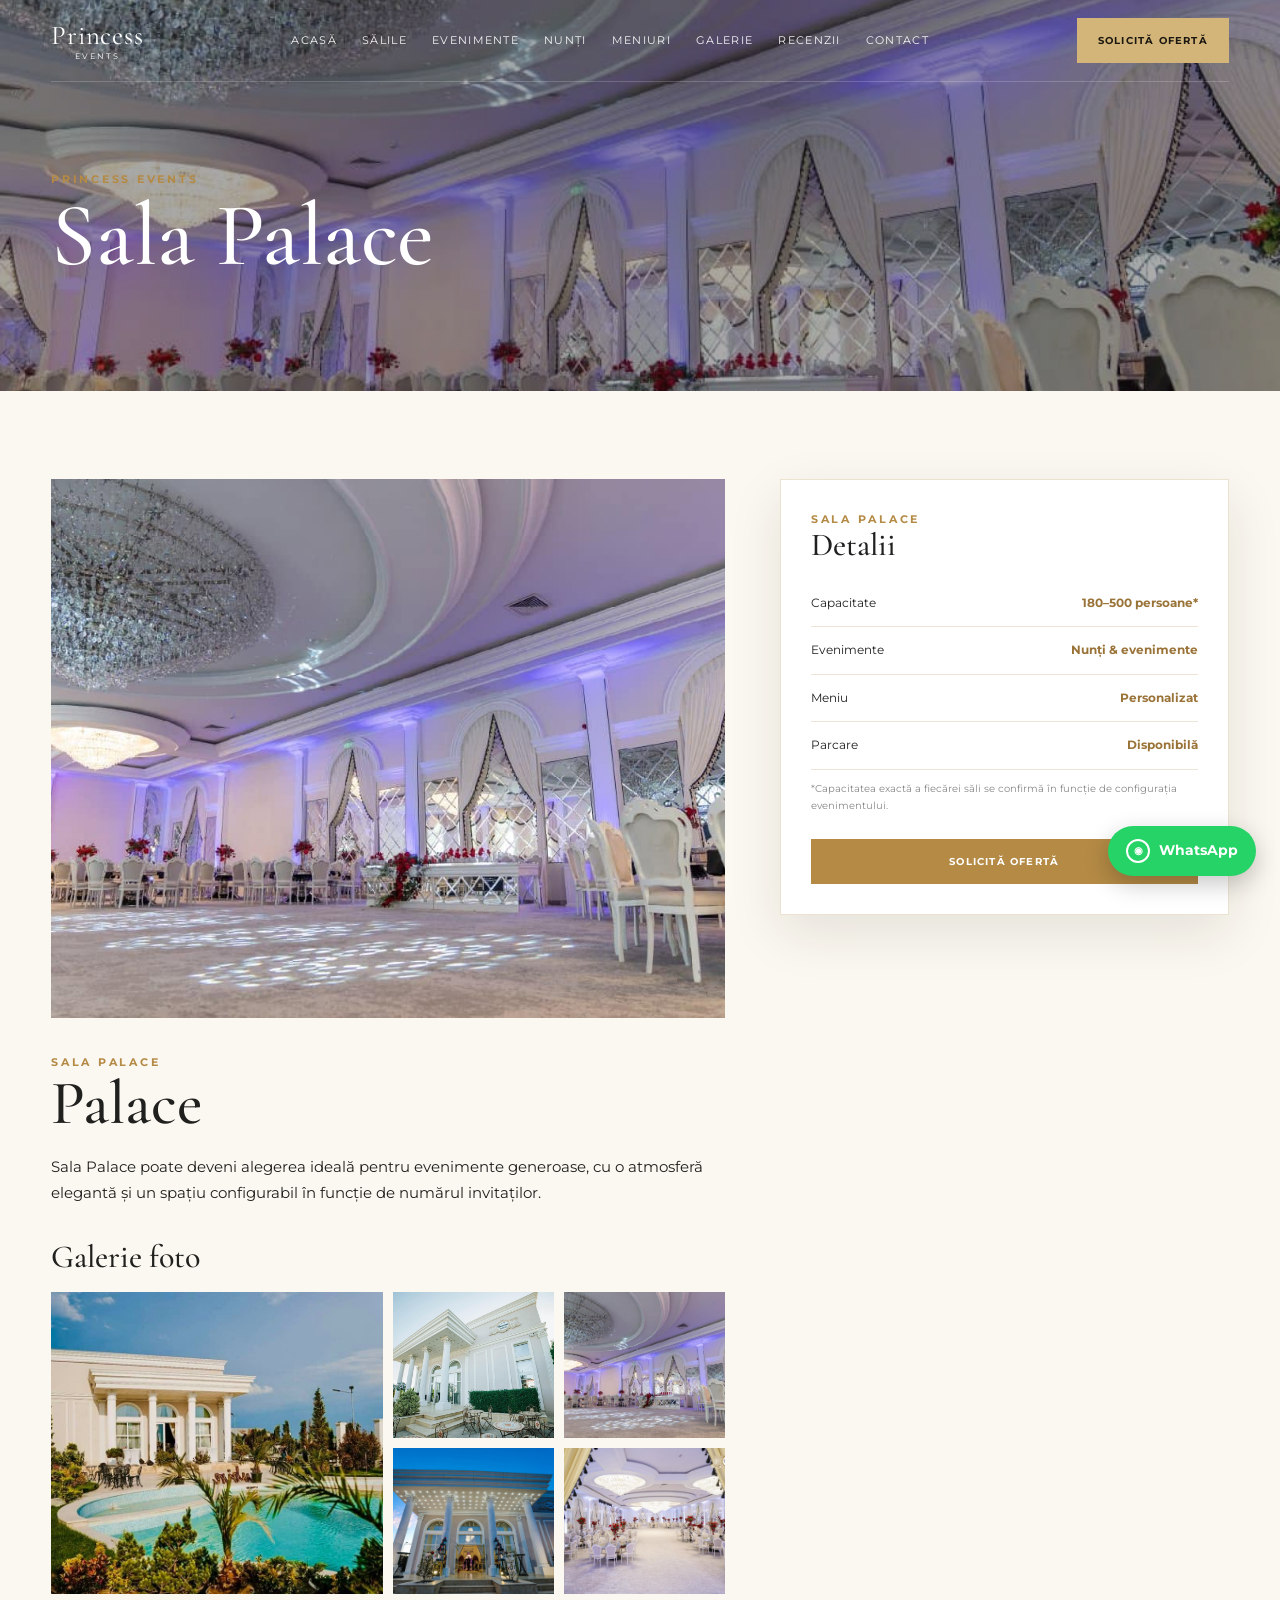
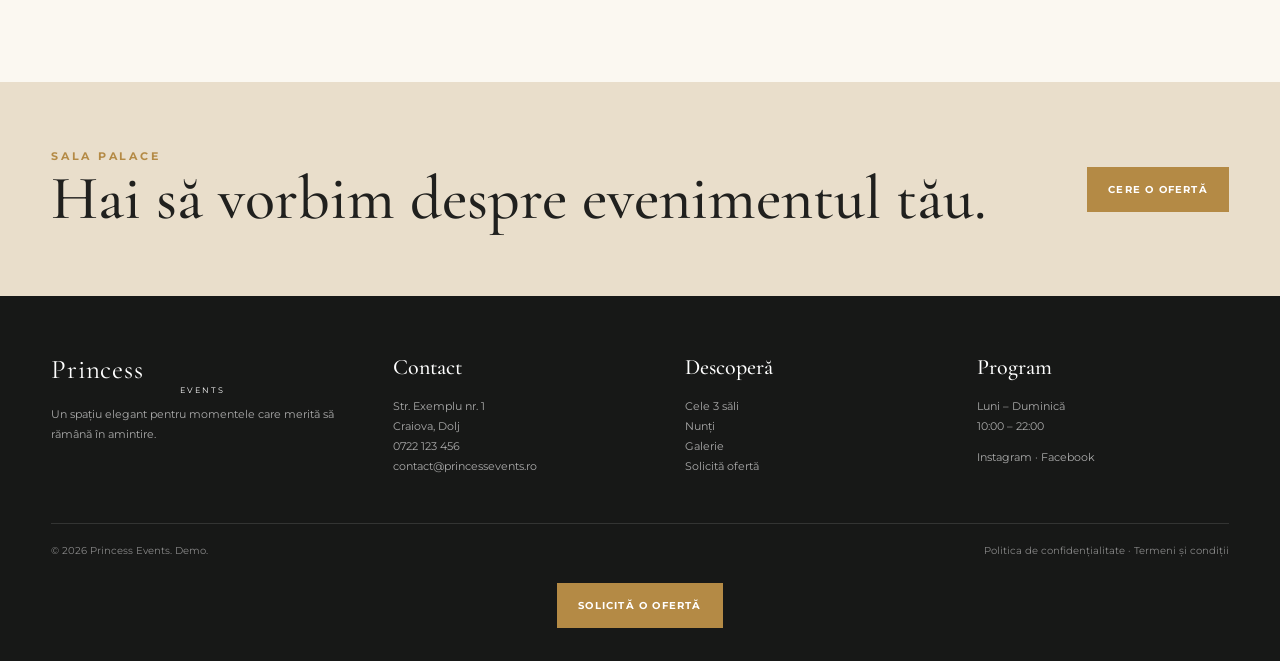
<file: palace.html>
<!doctype html>
<html lang="ro">
<head>
<meta charset="utf-8">
<meta name="viewport" content="width=device-width,initial-scale=1">
<title>Sala Palace — Princess Events</title>
<meta name="description" content="Princess Events — locație elegantă pentru nunți, botezuri și evenimente între 180 și 500 de persoane.">
<link rel="preconnect" href="https://fonts.googleapis.com">
<link rel="preconnect" href="https://fonts.gstatic.com" crossorigin>
<link href="https://fonts.googleapis.com/css2?family=Cormorant+Garamond:wght@400;500;600&family=Montserrat:wght@400;500;600;700&display=swap" rel="stylesheet">
<link rel="stylesheet" href="style.css">
</head>
<body>

<header class="nav">
  <div class="container nav-inner">
    <a class="logo" href="index.html">Princess<small>EVENTS</small></a>
    <nav class="menu">
      <a href="index.html">Acasă</a>
      <a href="sali.html">Sălile</a>
      <a href="evenimente.html">Evenimente</a>
      <a href="nunti.html">Nunți</a>
      <a href="meniuri.html">Meniuri</a>
      <a href="galerie.html">Galerie</a>
      <a href="recenzii.html">Recenzii</a>
      <a href="contact.html">Contact</a>
    </nav>
    <a class="btn" href="contact.html">Solicită ofertă</a>
    <button class="mobile-toggle" aria-label="Meniu">☰</button>
  </div>
</header>


        <section class="page-hero">
          <img src="assets/sala-palace.jpg" alt="">
          <div class="container">
            <div class="eyebrow">Princess Events</div>
            <h1>Sala Palace</h1>
          </div>
        </section>
        

<section class="section">
<div class="container room-detail">
  <div>
    <img class="main-img" src="assets/sala-palace.jpg" alt="Sala Palace">
    <div style="margin-top:35px"><div class="eyebrow">Sala Palace</div><h2>Palace</h2><p>Sala Palace poate deveni alegerea ideală pentru evenimente generoase, cu o atmosferă elegantă și un spațiu configurabil în funcție de numărul invitaților.</p>
    <h3 style="margin-top:35px">Galerie foto</h3>
    <div class="gallery"><a href="galerie.html"><img src="assets/sala-princess-exterior.jpg" alt="Palace"></a><a href="galerie.html"><img src="assets/sala-princess.jpg" alt="Palace"></a><a href="galerie.html"><img src="assets/sala-palace.jpg" alt="Palace"></a><a href="galerie.html"><img src="assets/sala-queen.jpg" alt="Palace"></a><a href="galerie.html"><img src="assets/sala-eveniment.jpg" alt="Palace"></a></div></div>
  </div>
  <aside class="info-box">
    <div class="eyebrow">Sala Palace</div>
    <h3>Detalii</h3>
    <div class="info-line"><span>Capacitate</span><strong>180–500 persoane*</strong></div>
    <div class="info-line"><span>Evenimente</span><strong>Nunți & evenimente</strong></div>
    <div class="info-line"><span>Meniu</span><strong>Personalizat</strong></div>
    <div class="info-line"><span>Parcare</span><strong>Disponibilă</strong></div>
    <p style="font-size:10px;color:#888">*Capacitatea exactă a fiecărei săli se confirmă în funcție de configurația evenimentului.</p>
    <a class="btn" style="width:100%;margin-top:15px" href="contact.html">Solicită ofertă</a>
  </aside>
</div>
</section>
<section class="cta"><div class="container cta-inner"><div><div class="eyebrow">Sala Palace</div><h2>Hai să vorbim despre evenimentul tău.</h2></div><a class="btn" href="contact.html">Cere o ofertă</a></div></section>

<footer>
  <div class="container footer-grid">
    <div><div class="logo">Princess<small>EVENTS</small></div><p>Un spațiu elegant pentru momentele care merită să rămână în amintire.</p></div>
    <div><h3>Contact</h3><p>Str. Exemplu nr. 1<br>Craiova, Dolj<br>0722 123 456<br>contact@princessevents.ro</p></div>
    <div><h3>Descoperă</h3><ul><li><a href="sali.html">Cele 3 săli</a></li><li><a href="nunti.html">Nunți</a></li><li><a href="galerie.html">Galerie</a></li><li><a href="contact.html">Solicită ofertă</a></li></ul></div>
    <div><h3>Program</h3><p>Luni – Duminică<br>10:00 – 22:00</p><p>Instagram · Facebook</p></div>
  </div>
  <div class="container footer-bottom"><span>© 2026 Princess Events. Demo.</span><span>Politica de confidențialitate · Termeni și condiții</span></div>

<div class="footer-offer">
  <a class="btn btn-gold" href="contact.html">Solicită o ofertă</a>
</div>

</footer>
<script src="script.js"></script>

<a class="whatsapp-float" href="https://wa.me/40722123456?text=Bun%C4%83%20ziua%21%20A%C8%99%20dori%20mai%20multe%20detalii%20despre%20evenimente." target="_blank" rel="noopener" aria-label="Contactează-ne pe WhatsApp">
  <span class="wa-icon">◉</span>
  <span class="wa-label">WhatsApp</span>
</a>

</body></html>
</file>
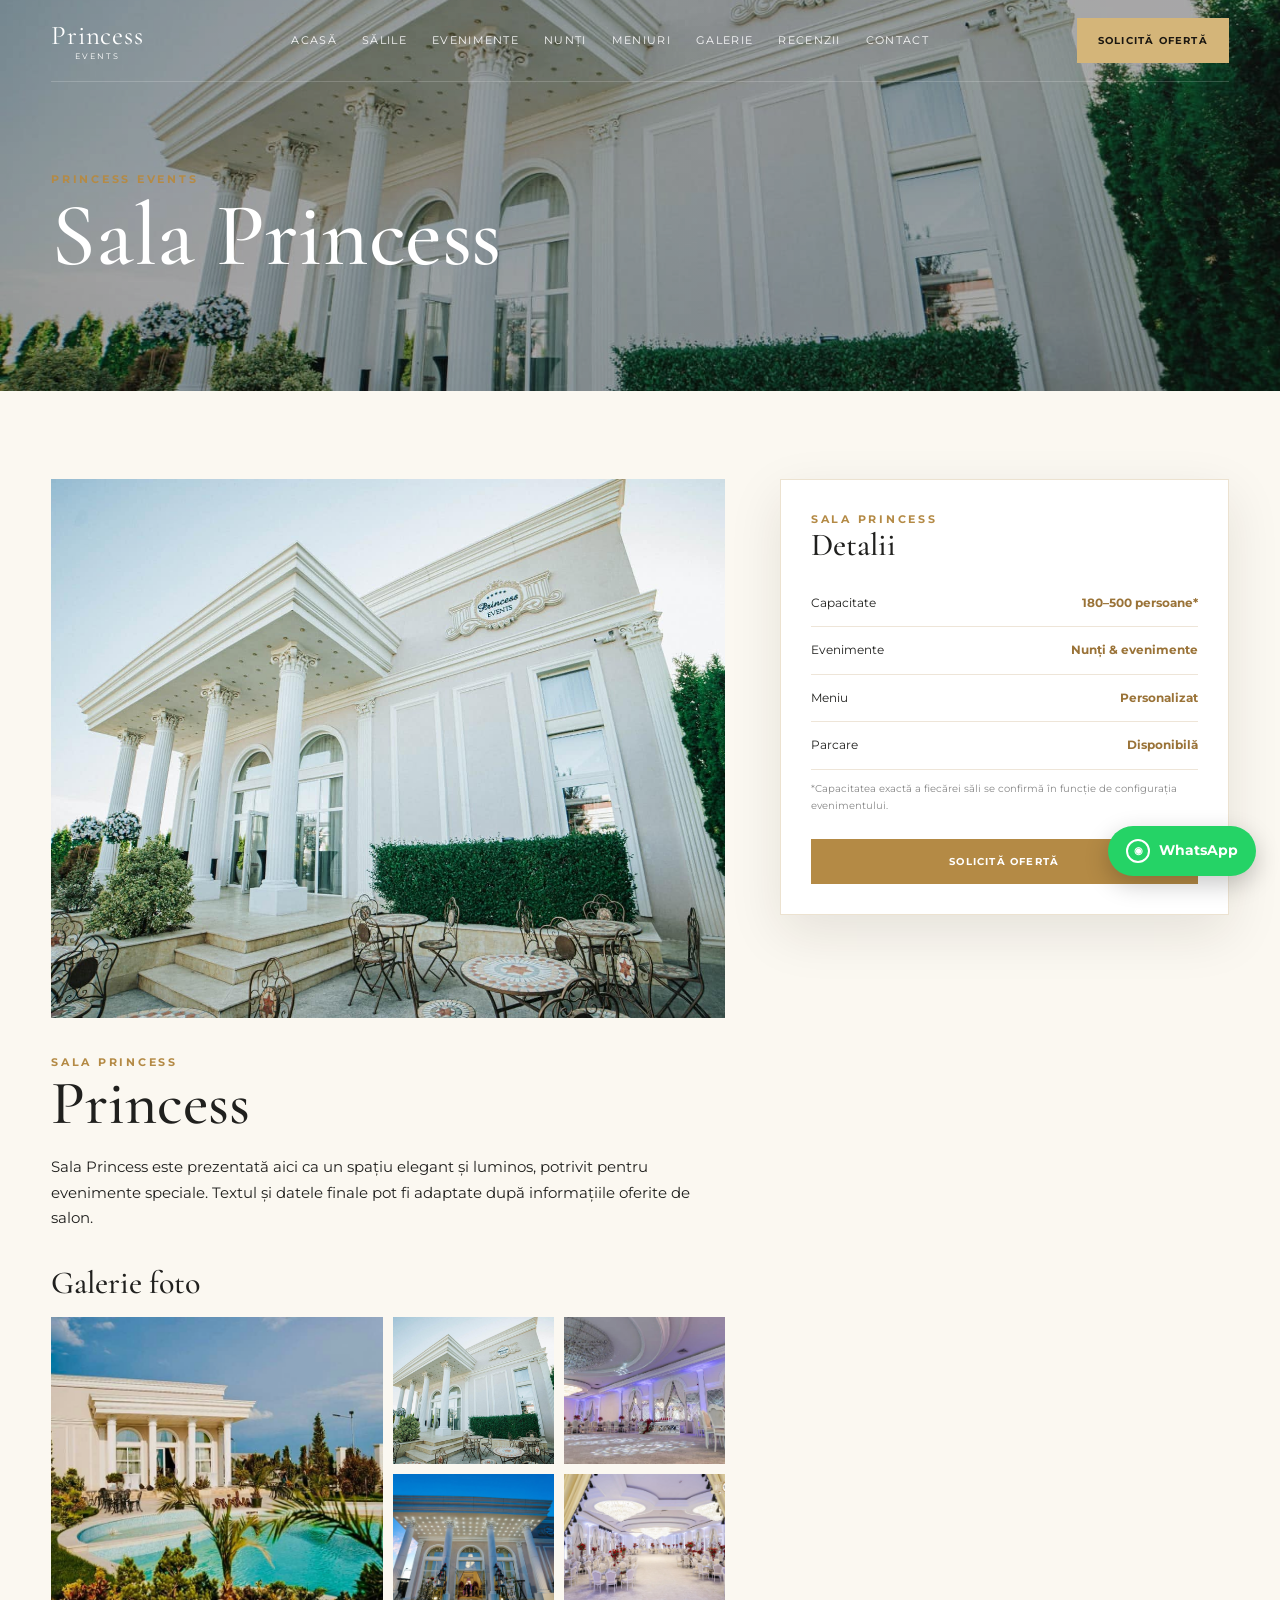
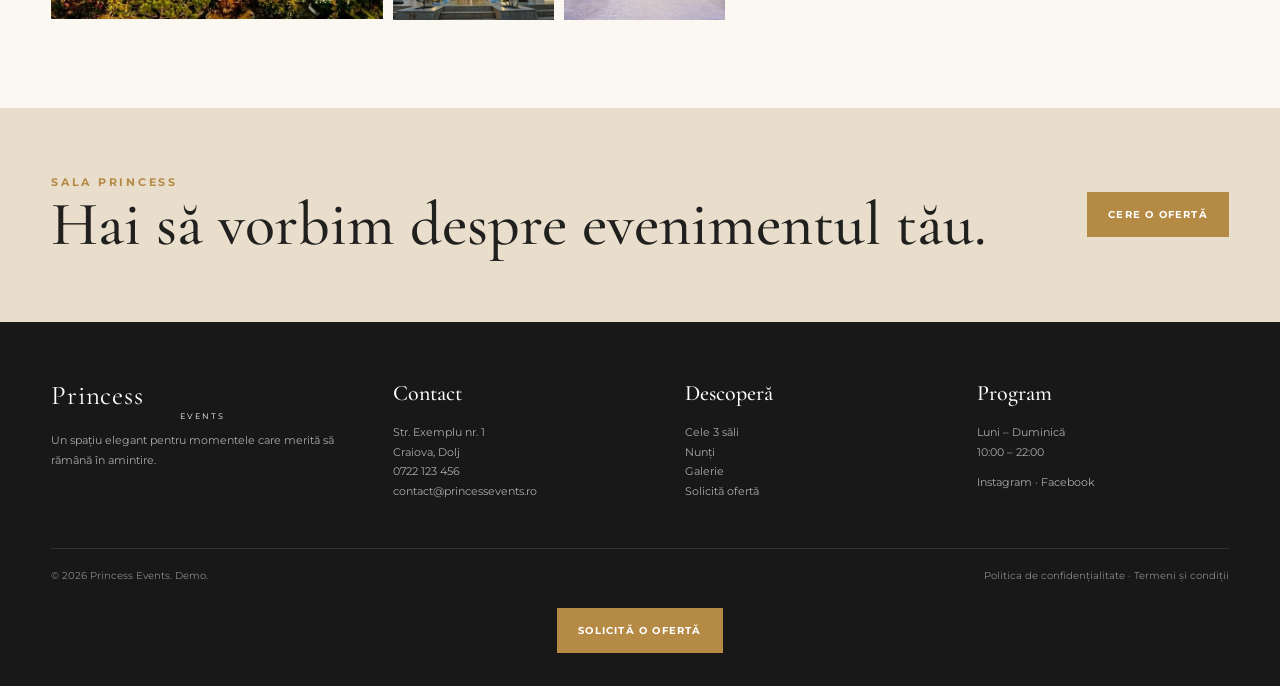
<file: princess.html>
<!doctype html>
<html lang="ro">
<head>
<meta charset="utf-8">
<meta name="viewport" content="width=device-width,initial-scale=1">
<title>Sala Princess — Princess Events</title>
<meta name="description" content="Princess Events — locație elegantă pentru nunți, botezuri și evenimente între 180 și 500 de persoane.">
<link rel="preconnect" href="https://fonts.googleapis.com">
<link rel="preconnect" href="https://fonts.gstatic.com" crossorigin>
<link href="https://fonts.googleapis.com/css2?family=Cormorant+Garamond:wght@400;500;600&family=Montserrat:wght@400;500;600;700&display=swap" rel="stylesheet">
<link rel="stylesheet" href="style.css">
</head>
<body>

<header class="nav">
  <div class="container nav-inner">
    <a class="logo" href="index.html">Princess<small>EVENTS</small></a>
    <nav class="menu">
      <a href="index.html">Acasă</a>
      <a href="sali.html">Sălile</a>
      <a href="evenimente.html">Evenimente</a>
      <a href="nunti.html">Nunți</a>
      <a href="meniuri.html">Meniuri</a>
      <a href="galerie.html">Galerie</a>
      <a href="recenzii.html">Recenzii</a>
      <a href="contact.html">Contact</a>
    </nav>
    <a class="btn" href="contact.html">Solicită ofertă</a>
    <button class="mobile-toggle" aria-label="Meniu">☰</button>
  </div>
</header>


        <section class="page-hero">
          <img src="assets/sala-princess.jpg" alt="">
          <div class="container">
            <div class="eyebrow">Princess Events</div>
            <h1>Sala Princess</h1>
          </div>
        </section>
        

<section class="section">
<div class="container room-detail">
  <div>
    <img class="main-img" src="assets/sala-princess.jpg" alt="Sala Princess">
    <div style="margin-top:35px"><div class="eyebrow">Sala Princess</div><h2>Princess</h2><p>Sala Princess este prezentată aici ca un spațiu elegant și luminos, potrivit pentru evenimente speciale. Textul și datele finale pot fi adaptate după informațiile oferite de salon.</p>
    <h3 style="margin-top:35px">Galerie foto</h3>
    <div class="gallery"><a href="galerie.html"><img src="assets/sala-princess-exterior.jpg" alt="Princess"></a><a href="galerie.html"><img src="assets/sala-princess.jpg" alt="Princess"></a><a href="galerie.html"><img src="assets/sala-palace.jpg" alt="Princess"></a><a href="galerie.html"><img src="assets/sala-queen.jpg" alt="Princess"></a><a href="galerie.html"><img src="assets/sala-eveniment.jpg" alt="Princess"></a></div></div>
  </div>
  <aside class="info-box">
    <div class="eyebrow">Sala Princess</div>
    <h3>Detalii</h3>
    <div class="info-line"><span>Capacitate</span><strong>180–500 persoane*</strong></div>
    <div class="info-line"><span>Evenimente</span><strong>Nunți & evenimente</strong></div>
    <div class="info-line"><span>Meniu</span><strong>Personalizat</strong></div>
    <div class="info-line"><span>Parcare</span><strong>Disponibilă</strong></div>
    <p style="font-size:10px;color:#888">*Capacitatea exactă a fiecărei săli se confirmă în funcție de configurația evenimentului.</p>
    <a class="btn" style="width:100%;margin-top:15px" href="contact.html">Solicită ofertă</a>
  </aside>
</div>
</section>
<section class="cta"><div class="container cta-inner"><div><div class="eyebrow">Sala Princess</div><h2>Hai să vorbim despre evenimentul tău.</h2></div><a class="btn" href="contact.html">Cere o ofertă</a></div></section>

<footer>
  <div class="container footer-grid">
    <div><div class="logo">Princess<small>EVENTS</small></div><p>Un spațiu elegant pentru momentele care merită să rămână în amintire.</p></div>
    <div><h3>Contact</h3><p>Str. Exemplu nr. 1<br>Craiova, Dolj<br>0722 123 456<br>contact@princessevents.ro</p></div>
    <div><h3>Descoperă</h3><ul><li><a href="sali.html">Cele 3 săli</a></li><li><a href="nunti.html">Nunți</a></li><li><a href="galerie.html">Galerie</a></li><li><a href="contact.html">Solicită ofertă</a></li></ul></div>
    <div><h3>Program</h3><p>Luni – Duminică<br>10:00 – 22:00</p><p>Instagram · Facebook</p></div>
  </div>
  <div class="container footer-bottom"><span>© 2026 Princess Events. Demo.</span><span>Politica de confidențialitate · Termeni și condiții</span></div>

<div class="footer-offer">
  <a class="btn btn-gold" href="contact.html">Solicită o ofertă</a>
</div>

</footer>
<script src="script.js"></script>

<a class="whatsapp-float" href="https://wa.me/40722123456?text=Bun%C4%83%20ziua%21%20A%C8%99%20dori%20mai%20multe%20detalii%20despre%20evenimente." target="_blank" rel="noopener" aria-label="Contactează-ne pe WhatsApp">
  <span class="wa-icon">◉</span>
  <span class="wa-label">WhatsApp</span>
</a>

</body></html>
</file>
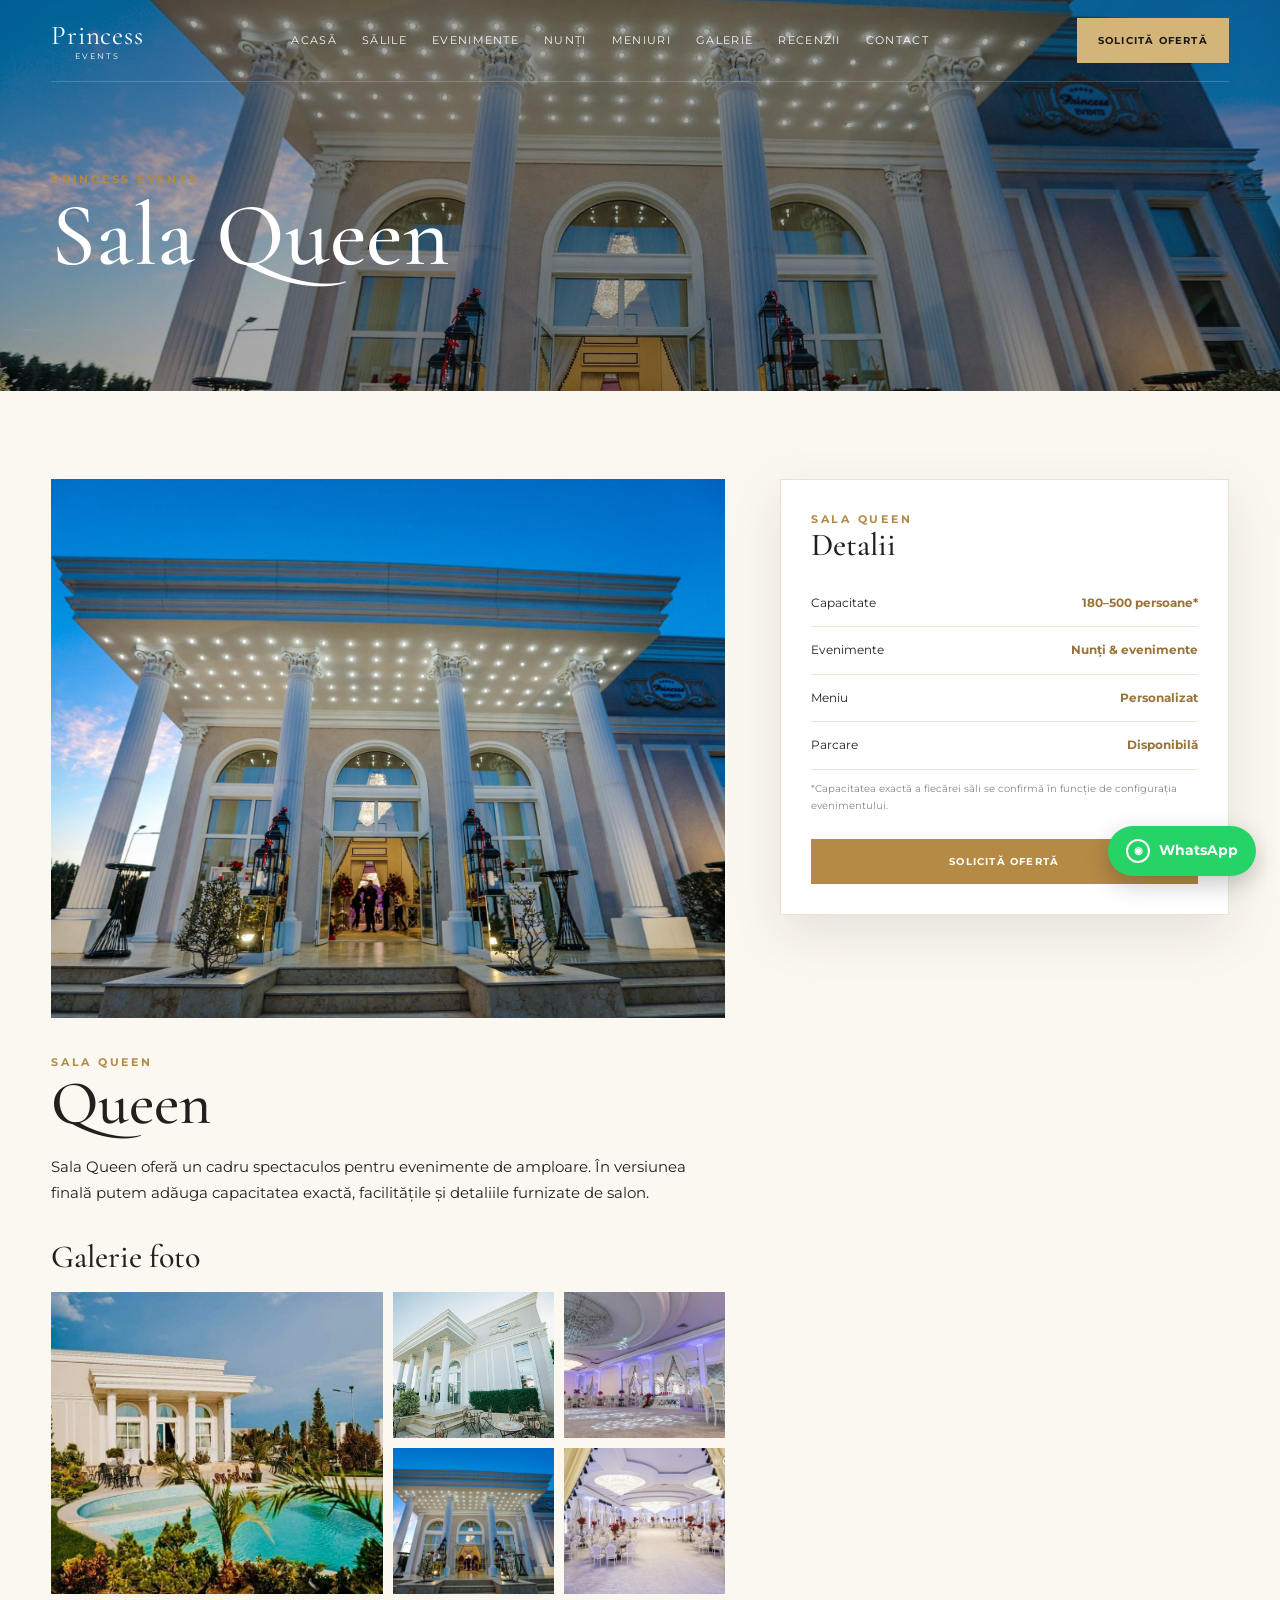
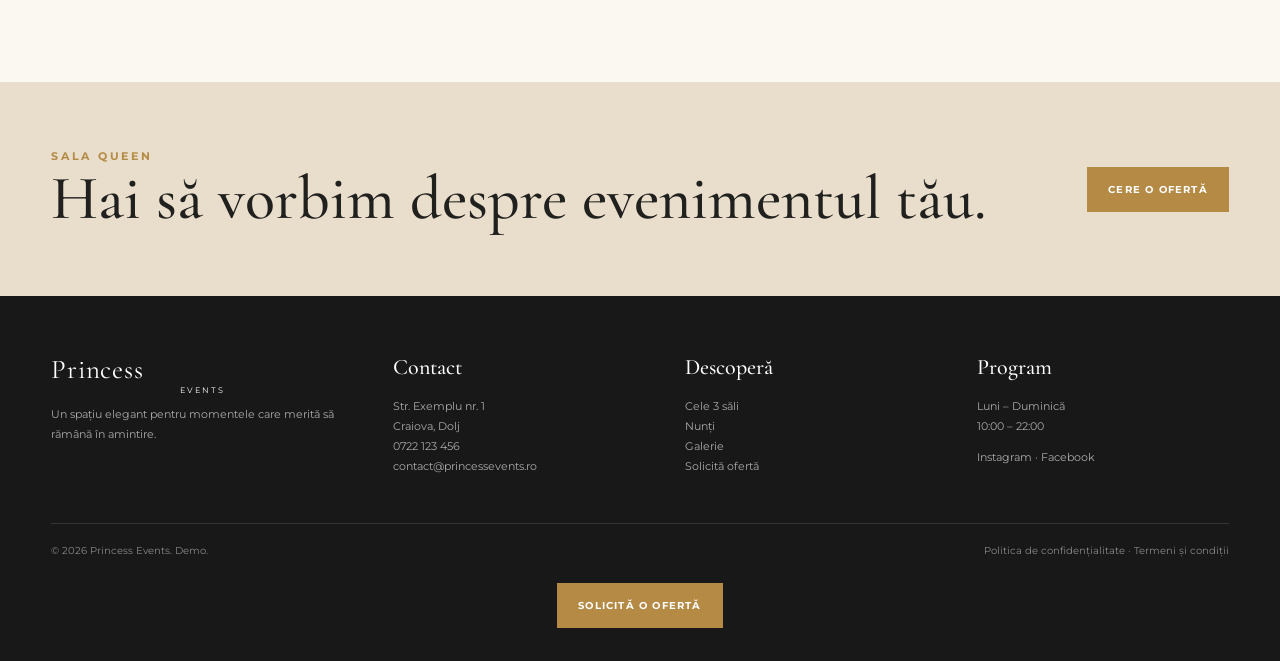
<file: queen.html>
<!doctype html>
<html lang="ro">
<head>
<meta charset="utf-8">
<meta name="viewport" content="width=device-width,initial-scale=1">
<title>Sala Queen — Princess Events</title>
<meta name="description" content="Princess Events — locație elegantă pentru nunți, botezuri și evenimente între 180 și 500 de persoane.">
<link rel="preconnect" href="https://fonts.googleapis.com">
<link rel="preconnect" href="https://fonts.gstatic.com" crossorigin>
<link href="https://fonts.googleapis.com/css2?family=Cormorant+Garamond:wght@400;500;600&family=Montserrat:wght@400;500;600;700&display=swap" rel="stylesheet">
<link rel="stylesheet" href="style.css">
</head>
<body>

<header class="nav">
  <div class="container nav-inner">
    <a class="logo" href="index.html">Princess<small>EVENTS</small></a>
    <nav class="menu">
      <a href="index.html">Acasă</a>
      <a href="sali.html">Sălile</a>
      <a href="evenimente.html">Evenimente</a>
      <a href="nunti.html">Nunți</a>
      <a href="meniuri.html">Meniuri</a>
      <a href="galerie.html">Galerie</a>
      <a href="recenzii.html">Recenzii</a>
      <a href="contact.html">Contact</a>
    </nav>
    <a class="btn" href="contact.html">Solicită ofertă</a>
    <button class="mobile-toggle" aria-label="Meniu">☰</button>
  </div>
</header>


        <section class="page-hero">
          <img src="assets/sala-queen.jpg" alt="">
          <div class="container">
            <div class="eyebrow">Princess Events</div>
            <h1>Sala Queen</h1>
          </div>
        </section>
        

<section class="section">
<div class="container room-detail">
  <div>
    <img class="main-img" src="assets/sala-queen.jpg" alt="Sala Queen">
    <div style="margin-top:35px"><div class="eyebrow">Sala Queen</div><h2>Queen</h2><p>Sala Queen oferă un cadru spectaculos pentru evenimente de amploare. În versiunea finală putem adăuga capacitatea exactă, facilitățile și detaliile furnizate de salon.</p>
    <h3 style="margin-top:35px">Galerie foto</h3>
    <div class="gallery"><a href="galerie.html"><img src="assets/sala-princess-exterior.jpg" alt="Queen"></a><a href="galerie.html"><img src="assets/sala-princess.jpg" alt="Queen"></a><a href="galerie.html"><img src="assets/sala-palace.jpg" alt="Queen"></a><a href="galerie.html"><img src="assets/sala-queen.jpg" alt="Queen"></a><a href="galerie.html"><img src="assets/sala-eveniment.jpg" alt="Queen"></a></div></div>
  </div>
  <aside class="info-box">
    <div class="eyebrow">Sala Queen</div>
    <h3>Detalii</h3>
    <div class="info-line"><span>Capacitate</span><strong>180–500 persoane*</strong></div>
    <div class="info-line"><span>Evenimente</span><strong>Nunți & evenimente</strong></div>
    <div class="info-line"><span>Meniu</span><strong>Personalizat</strong></div>
    <div class="info-line"><span>Parcare</span><strong>Disponibilă</strong></div>
    <p style="font-size:10px;color:#888">*Capacitatea exactă a fiecărei săli se confirmă în funcție de configurația evenimentului.</p>
    <a class="btn" style="width:100%;margin-top:15px" href="contact.html">Solicită ofertă</a>
  </aside>
</div>
</section>
<section class="cta"><div class="container cta-inner"><div><div class="eyebrow">Sala Queen</div><h2>Hai să vorbim despre evenimentul tău.</h2></div><a class="btn" href="contact.html">Cere o ofertă</a></div></section>

<footer>
  <div class="container footer-grid">
    <div><div class="logo">Princess<small>EVENTS</small></div><p>Un spațiu elegant pentru momentele care merită să rămână în amintire.</p></div>
    <div><h3>Contact</h3><p>Str. Exemplu nr. 1<br>Craiova, Dolj<br>0722 123 456<br>contact@princessevents.ro</p></div>
    <div><h3>Descoperă</h3><ul><li><a href="sali.html">Cele 3 săli</a></li><li><a href="nunti.html">Nunți</a></li><li><a href="galerie.html">Galerie</a></li><li><a href="contact.html">Solicită ofertă</a></li></ul></div>
    <div><h3>Program</h3><p>Luni – Duminică<br>10:00 – 22:00</p><p>Instagram · Facebook</p></div>
  </div>
  <div class="container footer-bottom"><span>© 2026 Princess Events. Demo.</span><span>Politica de confidențialitate · Termeni și condiții</span></div>

<div class="footer-offer">
  <a class="btn btn-gold" href="contact.html">Solicită o ofertă</a>
</div>

</footer>
<script src="script.js"></script>

<a class="whatsapp-float" href="https://wa.me/40722123456?text=Bun%C4%83%20ziua%21%20A%C8%99%20dori%20mai%20multe%20detalii%20despre%20evenimente." target="_blank" rel="noopener" aria-label="Contactează-ne pe WhatsApp">
  <span class="wa-icon">◉</span>
  <span class="wa-label">WhatsApp</span>
</a>

</body></html>
</file>
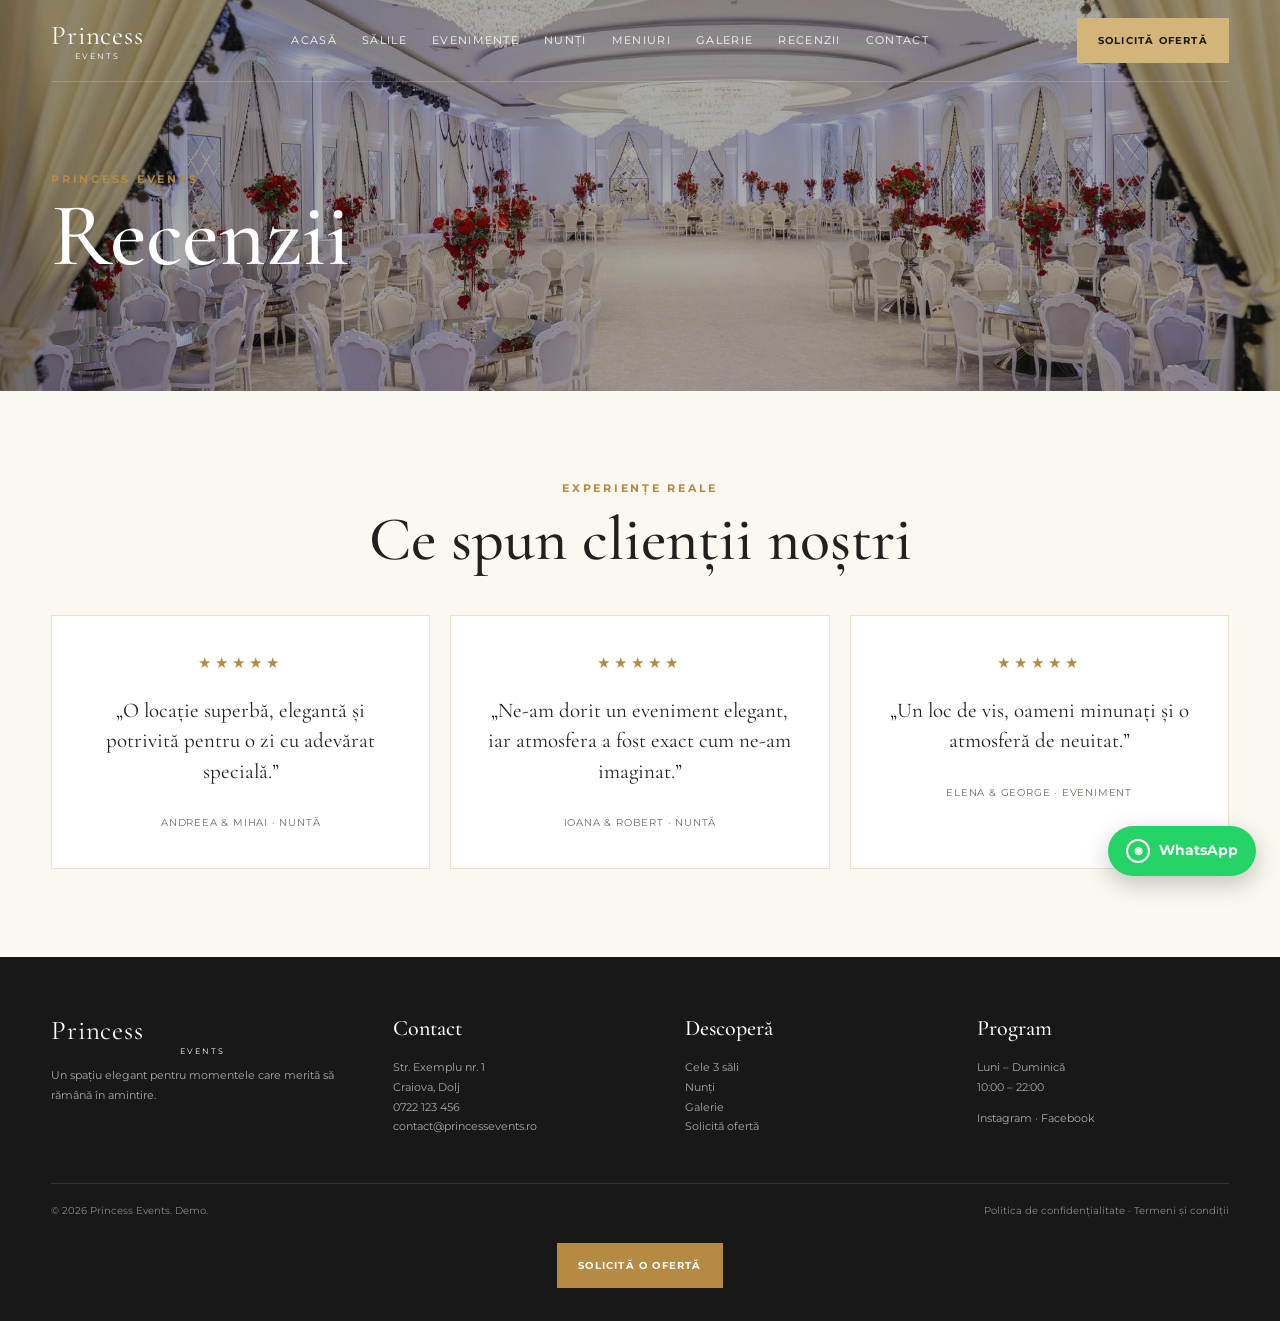
<file: recenzii.html>
<!doctype html>
<html lang="ro">
<head>
<meta charset="utf-8">
<meta name="viewport" content="width=device-width,initial-scale=1">
<title>Recenzii — Princess Events</title>
<meta name="description" content="Princess Events — locație elegantă pentru nunți, botezuri și evenimente între 180 și 500 de persoane.">
<link rel="preconnect" href="https://fonts.googleapis.com">
<link rel="preconnect" href="https://fonts.gstatic.com" crossorigin>
<link href="https://fonts.googleapis.com/css2?family=Cormorant+Garamond:wght@400;500;600&family=Montserrat:wght@400;500;600;700&display=swap" rel="stylesheet">
<link rel="stylesheet" href="style.css">
</head>
<body>

<header class="nav">
  <div class="container nav-inner">
    <a class="logo" href="index.html">Princess<small>EVENTS</small></a>
    <nav class="menu">
      <a href="index.html">Acasă</a>
      <a href="sali.html">Sălile</a>
      <a href="evenimente.html">Evenimente</a>
      <a href="nunti.html">Nunți</a>
      <a href="meniuri.html">Meniuri</a>
      <a href="galerie.html">Galerie</a>
      <a href="recenzii.html">Recenzii</a>
      <a href="contact.html">Contact</a>
    </nav>
    <a class="btn" href="contact.html">Solicită ofertă</a>
    <button class="mobile-toggle" aria-label="Meniu">☰</button>
  </div>
</header>


        <section class="page-hero">
          <img src="assets/sala-eveniment.jpg" alt="">
          <div class="container">
            <div class="eyebrow">Princess Events</div>
            <h1>Recenzii</h1>
          </div>
        </section>
        

<section class="section"><div class="container"><div class="section-head"><div class="eyebrow">Experiențe reale</div><h2>Ce spun clienții noștri</h2></div><div class="testimonials">
<div class="quote"><div class="stars">★★★★★</div><p>„O locație superbă, elegantă și potrivită pentru o zi cu adevărat specială.”</p><small>Andreea & Mihai · Nuntă</small></div>
<div class="quote"><div class="stars">★★★★★</div><p>„Ne-am dorit un eveniment elegant, iar atmosfera a fost exact cum ne-am imaginat.”</p><small>Ioana & Robert · Nuntă</small></div>
<div class="quote"><div class="stars">★★★★★</div><p>„Un loc de vis, oameni minunați și o atmosferă de neuitat.”</p><small>Elena & George · Eveniment</small></div>
</div></div></section>

<footer>
  <div class="container footer-grid">
    <div><div class="logo">Princess<small>EVENTS</small></div><p>Un spațiu elegant pentru momentele care merită să rămână în amintire.</p></div>
    <div><h3>Contact</h3><p>Str. Exemplu nr. 1<br>Craiova, Dolj<br>0722 123 456<br>contact@princessevents.ro</p></div>
    <div><h3>Descoperă</h3><ul><li><a href="sali.html">Cele 3 săli</a></li><li><a href="nunti.html">Nunți</a></li><li><a href="galerie.html">Galerie</a></li><li><a href="contact.html">Solicită ofertă</a></li></ul></div>
    <div><h3>Program</h3><p>Luni – Duminică<br>10:00 – 22:00</p><p>Instagram · Facebook</p></div>
  </div>
  <div class="container footer-bottom"><span>© 2026 Princess Events. Demo.</span><span>Politica de confidențialitate · Termeni și condiții</span></div>

<div class="footer-offer">
  <a class="btn btn-gold" href="contact.html">Solicită o ofertă</a>
</div>

</footer>
<script src="script.js"></script>

<a class="whatsapp-float" href="https://wa.me/40722123456?text=Bun%C4%83%20ziua%21%20A%C8%99%20dori%20mai%20multe%20detalii%20despre%20evenimente." target="_blank" rel="noopener" aria-label="Contactează-ne pe WhatsApp">
  <span class="wa-icon">◉</span>
  <span class="wa-label">WhatsApp</span>
</a>

</body></html>
</file>
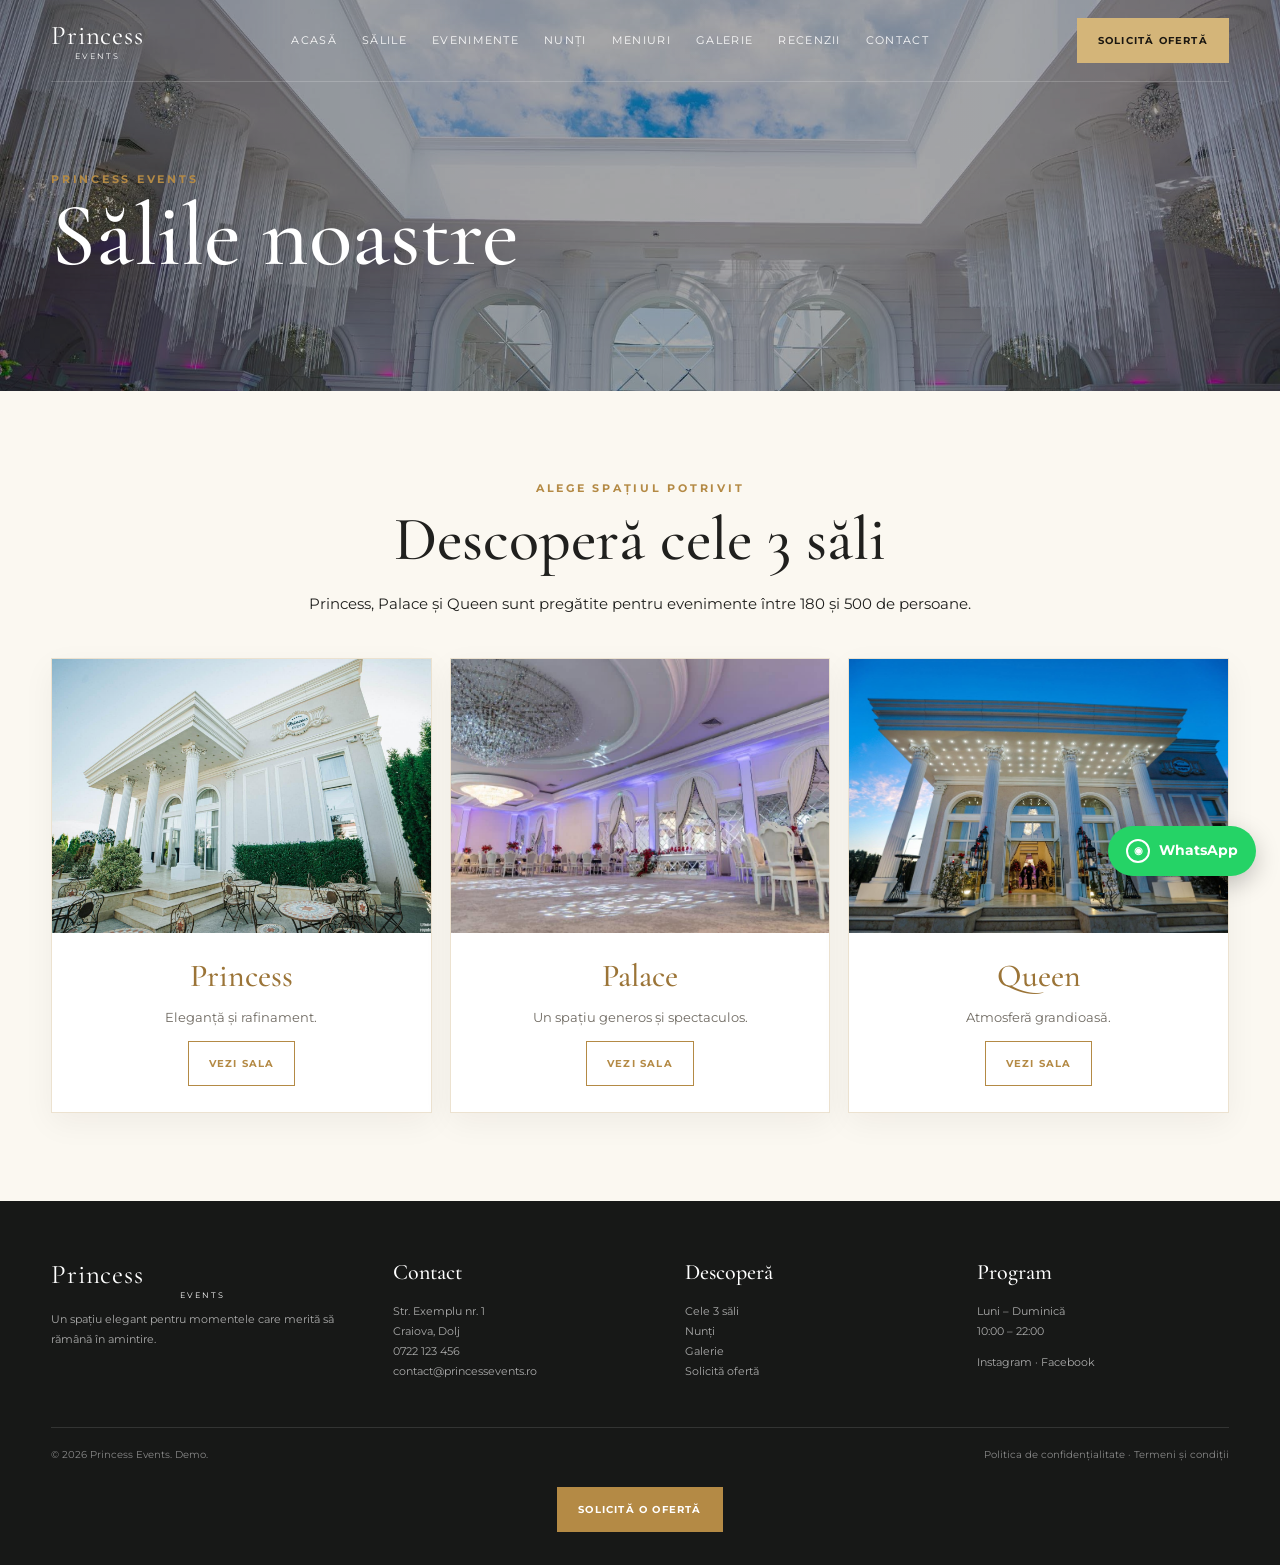
<file: sali.html>
<!doctype html>
<html lang="ro">
<head>
<meta charset="utf-8">
<meta name="viewport" content="width=device-width,initial-scale=1">
<title>Sălile noastre — Princess Events</title>
<meta name="description" content="Princess Events — locație elegantă pentru nunți, botezuri și evenimente între 180 și 500 de persoane.">
<link rel="preconnect" href="https://fonts.googleapis.com">
<link rel="preconnect" href="https://fonts.gstatic.com" crossorigin>
<link href="https://fonts.googleapis.com/css2?family=Cormorant+Garamond:wght@400;500;600&family=Montserrat:wght@400;500;600;700&display=swap" rel="stylesheet">
<link rel="stylesheet" href="style.css">
</head>
<body>

<header class="nav">
  <div class="container nav-inner">
    <a class="logo" href="index.html">Princess<small>EVENTS</small></a>
    <nav class="menu">
      <a href="index.html">Acasă</a>
      <a href="sali.html">Sălile</a>
      <a href="evenimente.html">Evenimente</a>
      <a href="nunti.html">Nunți</a>
      <a href="meniuri.html">Meniuri</a>
      <a href="galerie.html">Galerie</a>
      <a href="recenzii.html">Recenzii</a>
      <a href="contact.html">Contact</a>
    </nav>
    <a class="btn" href="contact.html">Solicită ofertă</a>
    <button class="mobile-toggle" aria-label="Meniu">☰</button>
  </div>
</header>


        <section class="page-hero">
          <img src="assets/hero.jpg" alt="">
          <div class="container">
            <div class="eyebrow">Princess Events</div>
            <h1>Sălile noastre</h1>
          </div>
        </section>
        

<section class="section"><div class="container"><div class="section-head"><div class="eyebrow">Alege spațiul potrivit</div><h2>Descoperă cele 3 săli</h2><p>Princess, Palace și Queen sunt pregătite pentru evenimente între 180 și 500 de persoane.</p></div>
<div class="cards">
<article class="card"><div class="card-img"><img src="assets/sala-princess.jpg"></div><div class="card-body"><h3>Princess</h3><p>Eleganță și rafinament.</p><a class="btn" href="princess.html">Vezi sala</a></div></article>
<article class="card"><div class="card-img"><img src="assets/sala-palace.jpg"></div><div class="card-body"><h3>Palace</h3><p>Un spațiu generos și spectaculos.</p><a class="btn" href="palace.html">Vezi sala</a></div></article>
<article class="card"><div class="card-img"><img src="assets/sala-queen.jpg"></div><div class="card-body"><h3>Queen</h3><p>Atmosferă grandioasă.</p><a class="btn" href="queen.html">Vezi sala</a></div></article>
</div></div></section>

<footer>
  <div class="container footer-grid">
    <div><div class="logo">Princess<small>EVENTS</small></div><p>Un spațiu elegant pentru momentele care merită să rămână în amintire.</p></div>
    <div><h3>Contact</h3><p>Str. Exemplu nr. 1<br>Craiova, Dolj<br>0722 123 456<br>contact@princessevents.ro</p></div>
    <div><h3>Descoperă</h3><ul><li><a href="sali.html">Cele 3 săli</a></li><li><a href="nunti.html">Nunți</a></li><li><a href="galerie.html">Galerie</a></li><li><a href="contact.html">Solicită ofertă</a></li></ul></div>
    <div><h3>Program</h3><p>Luni – Duminică<br>10:00 – 22:00</p><p>Instagram · Facebook</p></div>
  </div>
  <div class="container footer-bottom"><span>© 2026 Princess Events. Demo.</span><span>Politica de confidențialitate · Termeni și condiții</span></div>

<div class="footer-offer">
  <a class="btn btn-gold" href="contact.html">Solicită o ofertă</a>
</div>

</footer>
<script src="script.js"></script>

<a class="whatsapp-float" href="https://wa.me/40722123456?text=Bun%C4%83%20ziua%21%20A%C8%99%20dori%20mai%20multe%20detalii%20despre%20evenimente." target="_blank" rel="noopener" aria-label="Contactează-ne pe WhatsApp">
  <span class="wa-icon">◉</span>
  <span class="wa-label">WhatsApp</span>
</a>

</body></html>
</file>
<file: style.css>
:root{
  --ivory:#fbf8f1;
  --cream:#f3ecdf;
  --gold:#b48a45;
  --gold2:#d4b579;
  --ink:#20201e;
  --muted:#706b63;
  --dark:#171817;
  --white:#fff;
  --line:rgba(180,138,69,.25);
  --shadow:0 18px 50px rgba(35,28,18,.10);
  --serif:"Cormorant Garamond", Georgia, serif;
  --sans:"Montserrat", Arial, sans-serif;
}
*{box-sizing:border-box}
html{scroll-behavior:smooth}
body{margin:0;background:var(--ivory);color:var(--ink);font-family:var(--sans);font-size:15px;line-height:1.7}
a{color:inherit;text-decoration:none}
img{max-width:100%;display:block}
.container{width:min(1180px,92%);margin:auto}
.topbar{background:#111; color:#ddd;font-size:11px;letter-spacing:.08em}
.topbar .container{display:flex;justify-content:space-between;padding:8px 0}
.nav{position:absolute;top:0;left:0;right:0;z-index:10;color:white}
.nav-inner{display:flex;align-items:center;justify-content:space-between;padding:18px 0;border-bottom:1px solid rgba(255,255,255,.18)}
.logo{font-family:var(--serif);font-size:27px;line-height:1;color:white;letter-spacing:.03em}
.logo small{display:block;font-family:var(--sans);font-size:8px;letter-spacing:.25em;text-align:center;margin-top:3px}
.menu{display:flex;gap:25px;align-items:center;font-size:11px;text-transform:uppercase;letter-spacing:.12em}
.menu a{opacity:.95}
.menu a:hover{color:#e7cb96}
.btn{display:inline-flex;align-items:center;justify-content:center;gap:8px;padding:13px 20px;background:var(--gold);color:#fff;border:1px solid var(--gold);text-transform:uppercase;letter-spacing:.12em;font-size:10px;font-weight:700;transition:.25s}
.btn:hover{background:#966f35;border-color:#966f35;transform:translateY(-1px)}
.btn-outline{background:transparent;border-color:var(--gold);color:var(--gold)}
.nav .btn{background:var(--gold2);border-color:var(--gold2);color:#1b1711}
.hero{min-height:700px;display:flex;align-items:center;position:relative;background:#111;color:white;overflow:hidden}
.hero:before{content:"";position:absolute;inset:0;background:linear-gradient(90deg,rgba(0,0,0,.66) 0%,rgba(0,0,0,.33) 48%,rgba(0,0,0,.08) 100%);z-index:1}
.hero-img{position:absolute;inset:0;width:100%;height:100%;object-fit:cover}
.hero-content{position:relative;z-index:2;padding-top:75px;max-width:650px}
.eyebrow{font-size:11px;letter-spacing:.25em;text-transform:uppercase;color:var(--gold);font-weight:700}
.hero .eyebrow{color:#e3c88f}
h1,h2,h3{font-family:var(--serif);font-weight:500;line-height:1.05;margin:0 0 18px}
h1{font-size:clamp(58px,7vw,96px)}
h2{font-size:clamp(42px,5vw,62px)}
h3{font-size:32px}
.script{font-family:"Brush Script MT","Segoe Script",cursive;font-size:48px;color:#d4b579;display:block;margin-top:-8px}
.lead{font-size:18px;color:rgba(255,255,255,.9);max-width:570px}
.hero-actions{display:flex;gap:12px;margin-top:28px;flex-wrap:wrap}
.video-link{display:inline-flex;align-items:center;gap:10px;padding:12px 14px;font-size:10px;text-transform:uppercase;letter-spacing:.12em}
.play{width:38px;height:38px;border:1px solid rgba(255,255,255,.65);border-radius:50%;display:grid;place-items:center}
.stats{position:relative;z-index:3;margin:-48px auto 0;background:#fff;border:1px solid var(--line);box-shadow:var(--shadow);display:grid;grid-template-columns:repeat(4,1fr);max-width:1080px}
.stat{padding:25px 22px;border-right:1px solid var(--line);display:flex;gap:14px;align-items:center}
.stat:last-child{border-right:0}
.stat-icon{font-size:27px;color:var(--gold)}
.stat strong{display:block;font-family:var(--serif);font-size:25px;font-weight:500}
.stat span{font-size:10px;letter-spacing:.08em;text-transform:uppercase;color:var(--muted)}
.section{padding:88px 0}
.section.alt{background:#f3ede2}
.section-head{text-align:center;max-width:820px;margin:0 auto 42px}
.section-head .eyebrow{margin-bottom:10px}
.ornament{color:var(--gold);letter-spacing:8px;margin:15px 0 0}
.cards{display:grid;grid-template-columns:repeat(3,1fr);gap:18px}
.card{background:#fff;border:1px solid var(--line);box-shadow:0 10px 30px rgba(35,28,18,.05)}
.card-img{aspect-ratio:1.38;overflow:hidden}
.card-img img{width:100%;height:100%;object-fit:cover;transition:.6s}
.card:hover img{transform:scale(1.04)}
.card-body{padding:26px;text-align:center}
.card-body h3{color:#9b7437;margin-bottom:8px}
.card-body p{color:var(--muted);font-size:13px}
.card-meta{display:flex;justify-content:center;gap:18px;color:#4e4a43;font-size:11px;margin:15px 0}
.card .btn{background:transparent;color:var(--gold);border-color:var(--gold)}
.card .btn:hover{background:var(--gold);color:#fff}
.events{display:grid;grid-template-columns:repeat(4,1fr);gap:35px;text-align:center}
.event-icon{font-size:33px;color:var(--gold);margin-bottom:8px}
.events p{color:var(--muted);font-size:12px}
.split{display:grid;grid-template-columns:1fr 1fr;gap:70px;align-items:center}
.split-img{position:relative}
.split-img img{width:100%;aspect-ratio:1.1;object-fit:cover}
.split-img:after{content:"";position:absolute;inset:18px -18px -18px 18px;border:1px solid var(--gold2);z-index:-1}
.checks{display:grid;grid-template-columns:1fr 1fr;gap:10px;margin:25px 0}
.check{font-size:12px}.check:before{content:"✓";color:var(--gold);margin-right:8px;font-weight:bold}
.gallery{display:grid;grid-template-columns:repeat(4,1fr);gap:10px}
.gallery a{overflow:hidden;aspect-ratio:1.1}
.gallery a:first-child{grid-column:span 2;grid-row:span 2}
.gallery img{width:100%;height:100%;object-fit:cover;transition:.5s}
.gallery a:hover img{transform:scale(1.04)}
.testimonials{display:grid;grid-template-columns:repeat(3,1fr);gap:20px}
.quote{padding:34px;background:#fff;border:1px solid var(--line);text-align:center}
.stars{color:var(--gold);letter-spacing:4px}
.quote p{font-family:var(--serif);font-size:21px;line-height:1.45}
.quote small{color:var(--muted);font-size:10px;letter-spacing:.08em;text-transform:uppercase}
.cta{background:#e9decb;padding:65px 0}
.cta-inner{display:flex;justify-content:space-between;gap:30px;align-items:center}
.cta h2{margin:0}
.form-wrap{display:grid;grid-template-columns:1.1fr .9fr;gap:50px;align-items:start}
.form{background:#fff;padding:35px;border:1px solid var(--line)}
.form-grid{display:grid;grid-template-columns:1fr 1fr;gap:15px}
label{font-size:10px;text-transform:uppercase;letter-spacing:.1em;color:#59554e}
input,select,textarea{width:100%;border:1px solid #ddd3c3;padding:13px;margin-top:6px;background:#fff;font:inherit;font-size:13px}
textarea{min-height:120px;resize:vertical}
.full{grid-column:1/-1}
footer{background:var(--dark);color:#d8d2c8;padding:60px 0 25px}
.footer-grid{display:grid;grid-template-columns:1.2fr 1fr 1fr 1fr;gap:40px}
footer h3{font-size:22px;color:#fff}
footer p,footer li{font-size:11px;color:#aaa;line-height:1.8}
footer ul{list-style:none;padding:0;margin:0}
.footer-bottom{border-top:1px solid rgba(255,255,255,.12);margin-top:35px;padding-top:18px;display:flex;justify-content:space-between;font-size:10px;color:#888}
.page-hero{padding:170px 0 90px;background:#1d1b18;color:white;position:relative;overflow:hidden}
.page-hero:before{content:"";position:absolute;inset:0;background:linear-gradient(90deg,rgba(0,0,0,.7),rgba(0,0,0,.15))}
.page-hero img{position:absolute;inset:0;width:100%;height:100%;object-fit:cover;opacity:.65}
.page-hero .container{position:relative;z-index:1}
.room-detail{display:grid;grid-template-columns:1.2fr .8fr;gap:55px;align-items:start}
.room-detail .main-img{width:100%;aspect-ratio:1.25;object-fit:cover}
.info-box{background:#fff;padding:30px;border:1px solid var(--line);box-shadow:var(--shadow);position:sticky;top:30px}
.info-line{display:flex;justify-content:space-between;border-bottom:1px solid #eee5d8;padding:13px 0;font-size:12px}
.info-line strong{color:#9a7338}
.mobile-toggle{display:none;background:none;border:0;color:#fff;font-size:22px}
@media(max-width:900px){
  .menu{display:none}.mobile-toggle{display:block}
  .stats{grid-template-columns:1fr 1fr;width:92%;margin-top:-45px}
  .stat:nth-child(2){border-right:0}.stat:nth-child(-n+2){border-bottom:1px solid var(--line)}
  .cards,.testimonials{grid-template-columns:1fr}
  .events{grid-template-columns:1fr 1fr}
  .split,.form-wrap,.room-detail{grid-template-columns:1fr;gap:35px}
  .info-box{position:static}
  .gallery{grid-template-columns:1fr 1fr}
  .gallery a:first-child{grid-column:span 2;grid-row:span 1}
  .footer-grid{grid-template-columns:1fr 1fr}
  .cta-inner{flex-direction:column;align-items:flex-start}
}
@media(max-width:600px){
  .topbar{display:none}.hero{min-height:700px}.hero-content{padding-top:80px}
  h1{font-size:54px}.script{font-size:38px}
  .stats{grid-template-columns:1fr;margin-top:-30px}
  .stat{border-right:0!important;border-bottom:1px solid var(--line)!important}.stat:last-child{border-bottom:0!important}
  .section{padding:75px 0}
  .events{grid-template-columns:1fr}
  .checks,.form-grid{grid-template-columns:1fr}
  .full{grid-column:auto}
  .gallery{grid-template-columns:1fr}
  .gallery a:first-child{grid-column:auto}
  .footer-grid{grid-template-columns:1fr}
  .footer-bottom{flex-direction:column;gap:8px}
}


/* --- NAVIGATION / SCROLL FIX --- */
html, body {
  width: 100%;
  min-height: 100%;
  overflow-x: hidden;
  overflow-y: auto;
}

body {
  position: relative;
}

main, section, footer, header {
  max-width: 100%;
}

.page-hero {
  min-height: 360px;
}

@media (max-width: 900px) {
  html, body {
    overflow-x: hidden;
    overflow-y: auto;
    -webkit-overflow-scrolling: touch;
  }

  .nav {
    position: absolute;
  }

  .nav-inner {
    position: relative;
  }
}


@media (max-width: 900px) {
  .menu.mobile-open {
    display: flex;
    position: absolute;
    top: 72px;
    left: 0;
    right: 0;
    flex-direction: column;
    align-items: stretch;
    gap: 0;
    padding: 10px 20px 18px;
    background: rgba(20,20,18,.97);
    border-top: 1px solid rgba(255,255,255,.15);
    box-shadow: 0 15px 35px rgba(0,0,0,.2);
  }

  .menu.mobile-open a {
    padding: 10px 0;
  }
}


/* --- SINGLE OFFER CTA + WHATSAPP --- */
.footer-offer {
  display: flex;
  justify-content: center;
  padding: 24px 20px 8px;
}

.whatsapp-float {
  position: fixed;
  right: 24px;
  bottom: 24px;
  z-index: 9999;
  display: inline-flex;
  align-items: center;
  gap: 9px;
  padding: 13px 18px;
  border-radius: 999px;
  background: #25D366;
  color: #fff !important;
  text-decoration: none !important;
  font-family: inherit;
  font-size: 14px;
  font-weight: 700;
  box-shadow: 0 8px 25px rgba(0,0,0,.22);
  transition: transform .2s ease, box-shadow .2s ease;
}

.whatsapp-float:hover {
  transform: translateY(-2px);
  box-shadow: 0 12px 30px rgba(0,0,0,.28);
}

.wa-icon {
  display: grid;
  place-items: center;
  width: 24px;
  height: 24px;
  border: 2px solid #fff;
  border-radius: 50%;
  font-size: 10px;
  line-height: 1;
}

@media (max-width: 600px) {
  .whatsapp-float {
    right: 16px;
    bottom: 16px;
    padding: 12px 15px;
  }

  .wa-label {
    display: none;
  }
}
</file>
